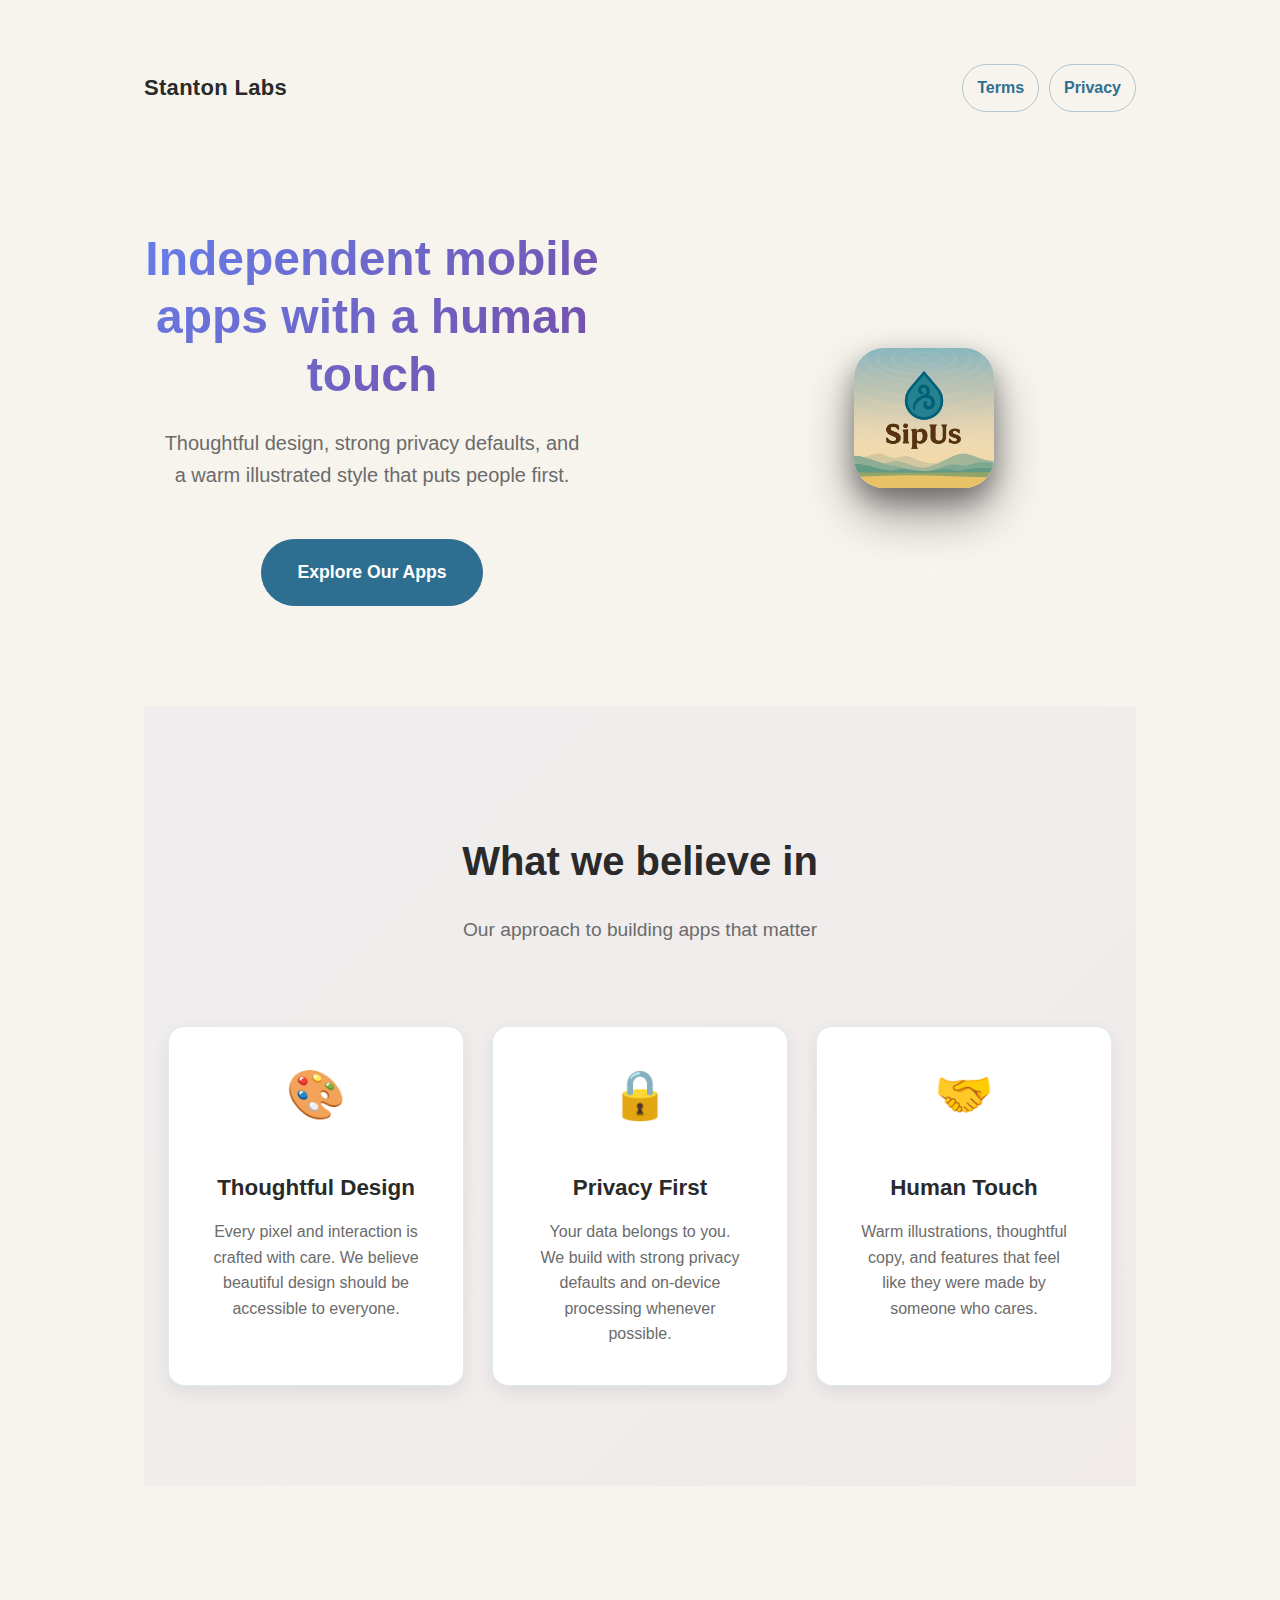
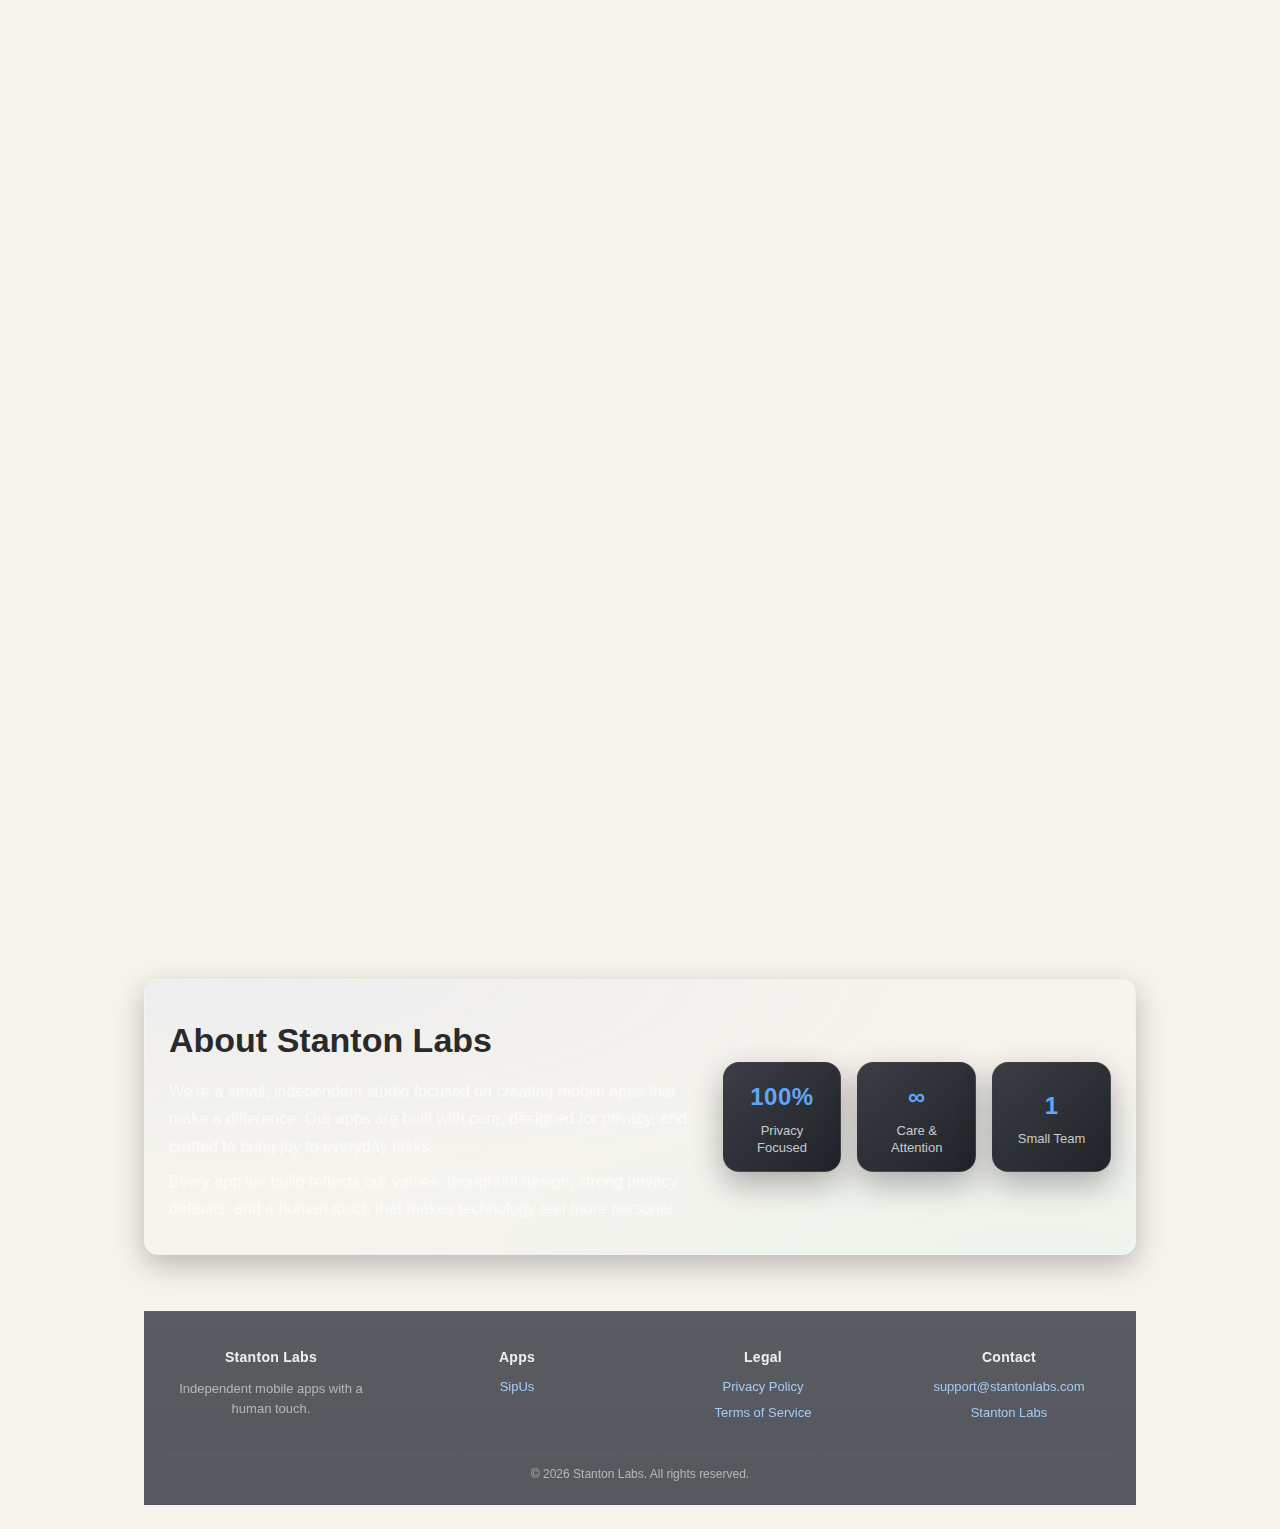
<file: index.html>
<!DOCTYPE html>
<html lang="en">
<head>
  <meta charset="UTF-8" />
  <meta name="viewport" content="width=device-width, initial-scale=1" />
  <meta name="description" content="Stanton Labs — Independent mobile apps with a human touch. Thoughtful design, strong privacy defaults, and warm illustrated style." />
  <title>Stanton Labs — Independent Mobile Apps</title>
  <link rel="icon" type="image/png" href="favicon.png">
  <link rel="stylesheet" href="style.css">
</head>
<body>
  <div class="wrap">
    <header>
      <div class="brand">
        <h1>Stanton Labs</h1>
      </div>
      <nav class="cta">
        <a class="btn secondary" href="terms.html">Terms</a>
        <a class="btn secondary" href="privacy.html">Privacy</a>
      </nav>
    </header>

    <!-- Hero Section -->
    <section class="company-hero">
      <div class="hero-content">
        <div class="hero-text">
          <h2 class="hero-title">Independent mobile apps with a human touch</h2>
          <p class="hero-subtitle">Thoughtful design, strong privacy defaults, and a warm illustrated style that puts people first.</p>
          <div class="hero-cta">
            <a class="btn btn-primary" href="#our-apps">Explore Our Apps</a>
          </div>
        </div>
        <div class="hero-visual">
          <div class="app-showcase">
            <!-- Minimalist floating water effect -->
            <div class="floating-icon">
              <img src="assets/app-logo.png" alt="SipUs app icon" class="app-icon"/>
              <div class="water-reflection" aria-hidden="true"></div>
              <div class="ripple-effect" aria-hidden="true">
                <div class="ripple-ring"></div>
                <div class="ripple-ring"></div>
                <div class="ripple-ring"></div>
              </div>
            </div>
          </div>
        </div>
      </div>
    </section>

    <!-- Values Section -->
    <section class="values-section">
      <div class="section-header">
        <h3>What we believe in</h3>
        <p>Our approach to building apps that matter</p>
      </div>
      <div class="values-wrap">
        <div class="values-grid">
          <div class="value-card">
            <div class="value-icon">🎨</div>
            <h4>Thoughtful Design</h4>
            <p>Every pixel and interaction is crafted with care. We believe beautiful design should be accessible to everyone.</p>
          </div>
          <div class="value-card">
            <div class="value-icon">🔒</div>
            <h4>Privacy First</h4>
            <p>Your data belongs to you. We build with strong privacy defaults and on-device processing whenever possible.</p>
          </div>
          <div class="value-card">
            <div class="value-icon">🤝</div>
            <h4>Human Touch</h4>
            <p>Warm illustrations, thoughtful copy, and features that feel like they were made by someone who cares.</p>
          </div>
        </div>
      </div>
    </section>

    <!-- Apps Section -->
    <section id="our-apps" class="apps-section">
      <div class="section-header">
        <h3>Our Apps</h3>
        <p>Carefully crafted experiences for everyday life</p>
      </div>
      <div class="apps-grid">
        <div class="app-card featured">
          <div class="app-header">
            <div class="app-icon">
              <img src="assets/app-logo.png" alt="SipUs icon">
            </div>
            <div class="app-badge">Latest</div>
          </div>
          <div class="app-content">
            <h4>SipUs</h4>
            <p class="app-tagline">Your hydration companion</p>
            <p class="app-description">Stay hydrated with intelligent reminders, track your progress over time, and build healthy drinking habits with personalized recommendations. Features comprehensive analytics, multi-language support, and complete privacy with local data storage.</p>
            <div class="app-features">
              <span class="feature-tag">iOS</span>
              <span class="feature-tag">Privacy</span>
              <span class="feature-tag">Health</span>
            </div>
          </div>
          <div class="app-actions">
            <a class="btn btn-primary" href="sipus.html">Learn More</a>
            <a class="btn btn-outline" href="https://apps.apple.com/app/id6755955244" target="_blank" rel="noopener">App Store</a>
          </div>
        </div>
        
        <div class="app-card coming-soon">
          <div class="app-header">
            <div class="app-icon placeholder">
              <div class="placeholder-icon">🚀</div>
            </div>
            <div class="app-badge">Coming Soon</div>
          </div>
          <div class="app-content">
            <h4>More Apps</h4>
            <p class="app-tagline">Something new is brewing</p>
            <p class="app-description">We're working on more thoughtful apps that put people first. Stay tuned for updates.</p>
            <div class="app-features">
              <span class="feature-tag">iOS</span>
              <span class="feature-tag">Privacy</span>
              <span class="feature-tag">Design</span>
            </div>
          </div>

        </div>
      </div>
    </section>

    <!-- About Section -->
    <section class="about">
      <div class="about-grid">
        <div>
          <h2>About Stanton Labs</h2>
          <p class="lead">
            We're a small, independent studio focused on creating mobile apps that make a difference.
            Our apps are built with care, designed for privacy, and crafted to bring joy to everyday tasks.
          </p>
          <p class="lead">
            Every app we build reflects our values: thoughtful design, strong privacy defaults,
            and a human touch that makes technology feel more personal.
          </p>
        </div>

        <div class="stats">
          <div class="stat-pill">
            <div class="value">100%</div>
            <div class="label">Privacy Focused</div>
          </div>
          <div class="stat-pill">
            <div class="value">∞</div>
            <div class="label">Care & Attention</div>
          </div>
          <div class="stat-pill">
            <div class="value">1</div>
            <div class="label">Small Team</div>
          </div>
        </div>
      </div>
    </section>

    <!-- Footer -->
    <footer class="site-footer">
      <div class="footer-inner">
        <div class="footer-grid">
          <div class="footer-col">
            <h4>Stanton Labs</h4>
            <p>Independent mobile apps with a human touch.</p>
          </div>

          <div class="footer-col">
            <h4>Apps</h4>
            <a href="sipus.html">SipUs</a>
            <!-- add more apps here later -->
          </div>

          <div class="footer-col">
            <h4>Legal</h4>
            <a href="privacy.html">Privacy Policy</a>
            <a href="terms.html">Terms of Service</a>
          </div>

          <div class="footer-col">
            <h4>Contact</h4>
            <a href="mailto:support@stantonlabs.com">support@stantonlabs.com</a>
            <a href="https://stantonlabs.com">Stanton Labs</a>
          </div>
        </div>

        <div class="footer-bottom">
          <span>© 2026 Stanton Labs. All rights reserved.</span>
        </div>
      </div>
    </footer>
  </div>

  <script>
    // Smooth scrolling for anchor links
    document.querySelectorAll('a[href^="#"]').forEach(anchor => {
      anchor.addEventListener('click', function (e) {
        e.preventDefault();
        const target = document.querySelector(this.getAttribute('href'));
        if (target) {
          // Get the target's position
          const targetPosition = target.offsetTop;
          
          if (window.innerWidth <= 768) {
            // For mobile, scroll to the very top of the section
            window.scrollTo({
              top: targetPosition + 60, // Positive offset to scroll down more
              behavior: 'smooth'
            });
          } else {
            // For desktop, scroll to the very top of the section
            window.scrollTo({
              top: targetPosition + 100, // Positive offset to scroll down more
              behavior: 'smooth'
            });
          }
        }
      });
    });

    // Simple fade-in animation on scroll
    const observerOptions = {
      threshold: 0.1,
      rootMargin: '0px 0px -50px 0px'
    };

    const observer = new IntersectionObserver((entries) => {
      entries.forEach(entry => {
        if (entry.isIntersecting) {
          entry.target.style.opacity = '1';
          entry.target.style.transform = 'translateY(0)';
        }
      });
    }, observerOptions);

    // Observe sections
    document.querySelectorAll('.values-section, .apps-section, .about-section').forEach(section => {
      section.style.opacity = '0';
      section.style.transform = 'translateY(20px)';
      section.style.transition = 'opacity 0.6s ease, transform 0.6s ease';
      observer.observe(section);
    });
  </script>
</body>
</html>
</file>
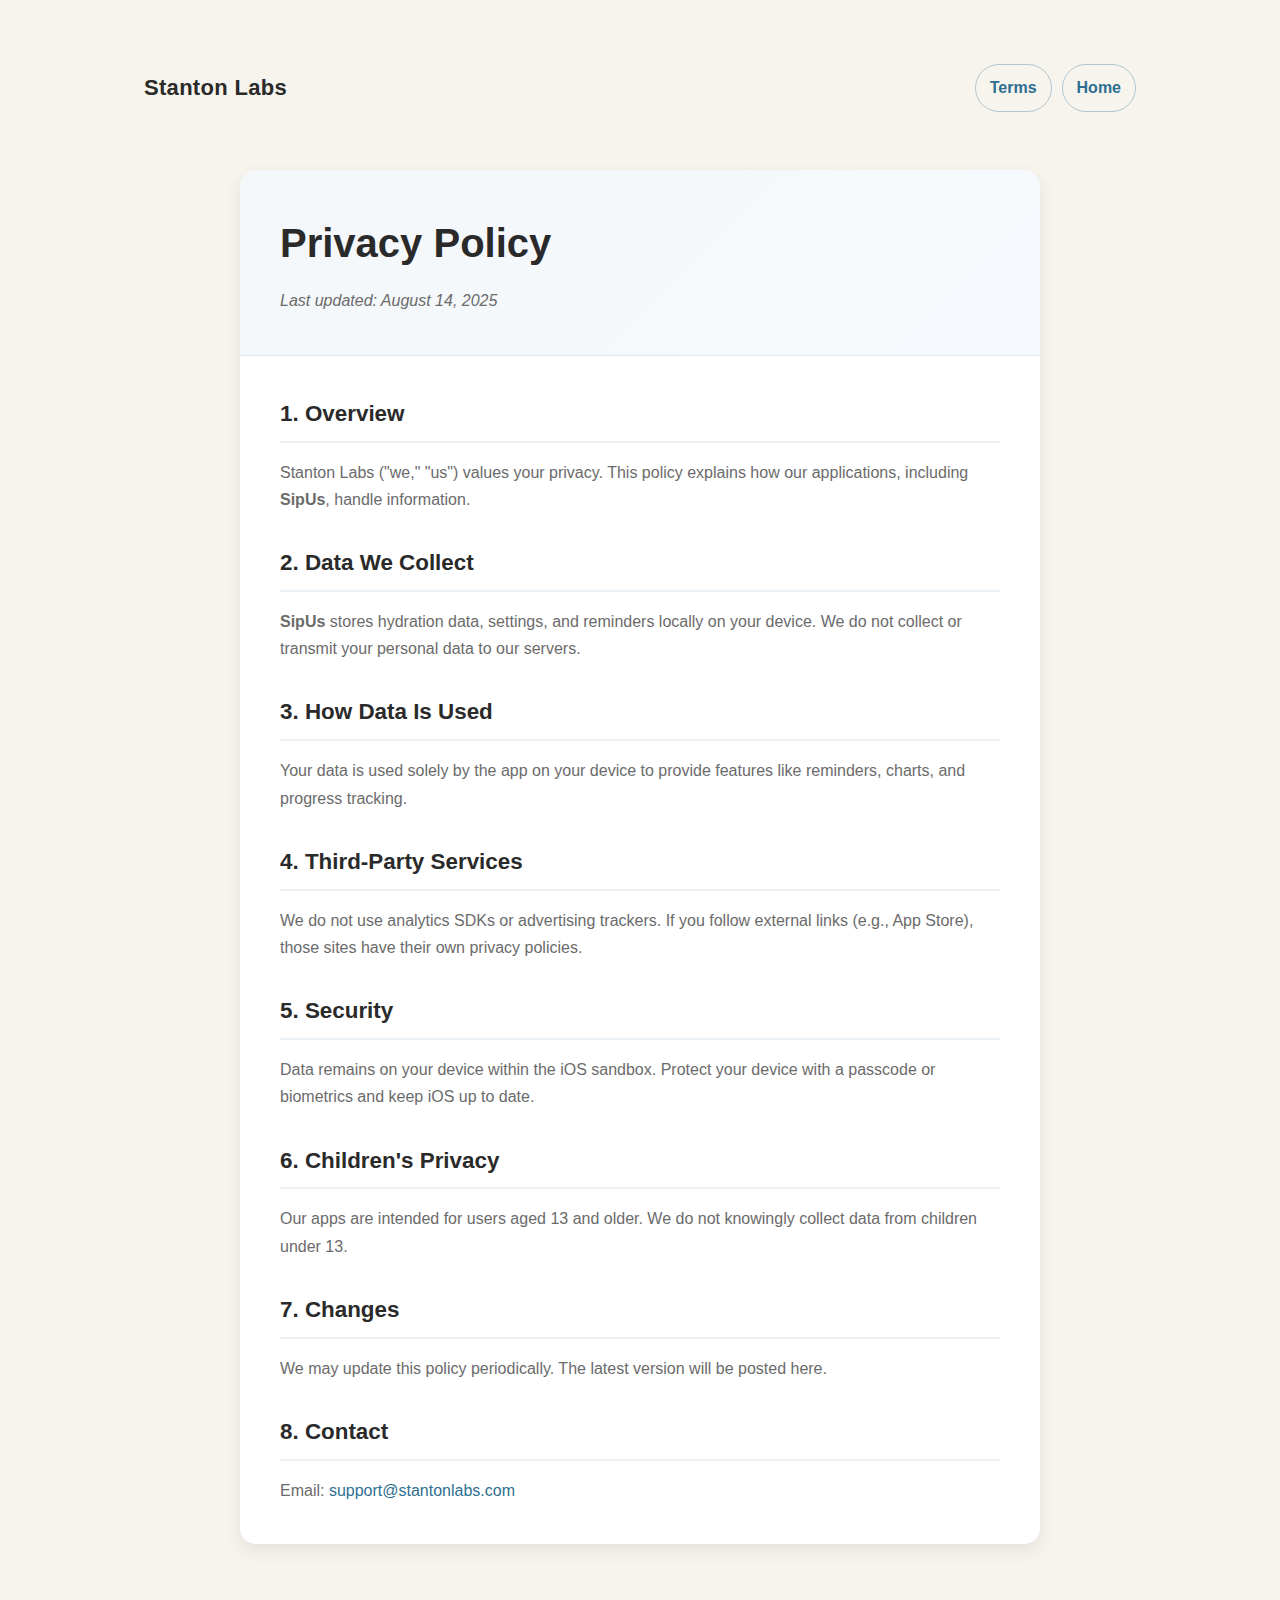
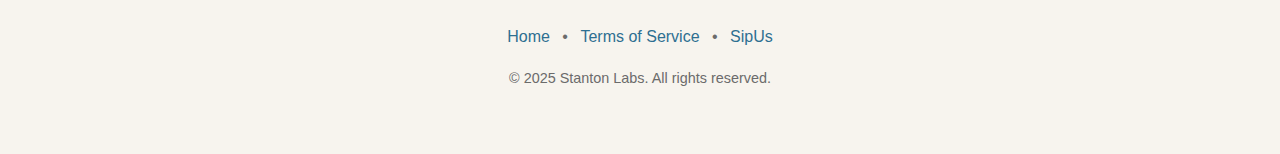
<file: privacy.html>
<!DOCTYPE html>
<html lang="en">
<head>
  <meta charset="UTF-8" />
  <meta name="viewport" content="width=device-width, initial-scale=1" />
  <meta name="description" content="Privacy Policy — Stanton Labs" />
  <title>Privacy Policy — Stanton Labs</title>
  <link rel="icon" type="image/png" href="favicon.png">
  <link rel="stylesheet" href="style.css">
</head>
<body>
  <div class="wrap">
    <header>
      <div class="brand">
        <a href="index.html" class="brand">
          <h1>Stanton Labs</h1>
        </a>
      </div>
      <nav class="cta">
        <a class="btn secondary" href="terms.html">Terms</a>
        <a class="btn secondary" href="index.html">Home</a>
      </nav>
    </header>

    <div class="document-container">
      <article class="document-card">
        <div class="document-header">
          <h2>Privacy Policy</h2>
          <p class="document-meta"><em>Last updated: August 14, 2025</em></p>
        </div>

        <div class="document-content">
          <section class="document-section">
            <h3>1. Overview</h3>
            <p>Stanton Labs ("we," "us") values your privacy. This policy explains how our applications, including <strong>SipUs</strong>, handle information.</p>
          </section>

          <section class="document-section">
            <h3>2. Data We Collect</h3>
            <p><strong>SipUs</strong> stores hydration data, settings, and reminders locally on your device. We do not collect or transmit your personal data to our servers.</p>
          </section>

          <section class="document-section">
            <h3>3. How Data Is Used</h3>
            <p>Your data is used solely by the app on your device to provide features like reminders, charts, and progress tracking.</p>
          </section>

          <section class="document-section">
            <h3>4. Third-Party Services</h3>
            <p>We do not use analytics SDKs or advertising trackers. If you follow external links (e.g., App Store), those sites have their own privacy policies.</p>
          </section>

          <section class="document-section">
            <h3>5. Security</h3>
            <p>Data remains on your device within the iOS sandbox. Protect your device with a passcode or biometrics and keep iOS up to date.</p>
          </section>

          <section class="document-section">
            <h3>6. Children's Privacy</h3>
            <p>Our apps are intended for users aged 13 and older. We do not knowingly collect data from children under 13.</p>
          </section>

          <section class="document-section">
            <h3>7. Changes</h3>
            <p>We may update this policy periodically. The latest version will be posted here.</p>
          </section>

          <section class="document-section">
            <h3>8. Contact</h3>
            <p>Email: <a href="mailto:support@stantonlabs.com">support@stantonlabs.com</a></p>
          </section>
        </div>
      </article>
    </div>

    <footer class="document-footer">
      <div class="footer-links">
        <a href="index.html">Home</a> • <a href="terms.html">Terms of Service</a> • <a href="sipus.html">SipUs</a>
      </div>
      <p>© 2025 Stanton Labs. All rights reserved.</p>
    </footer>
  </div>
</body>
</html>
</file>
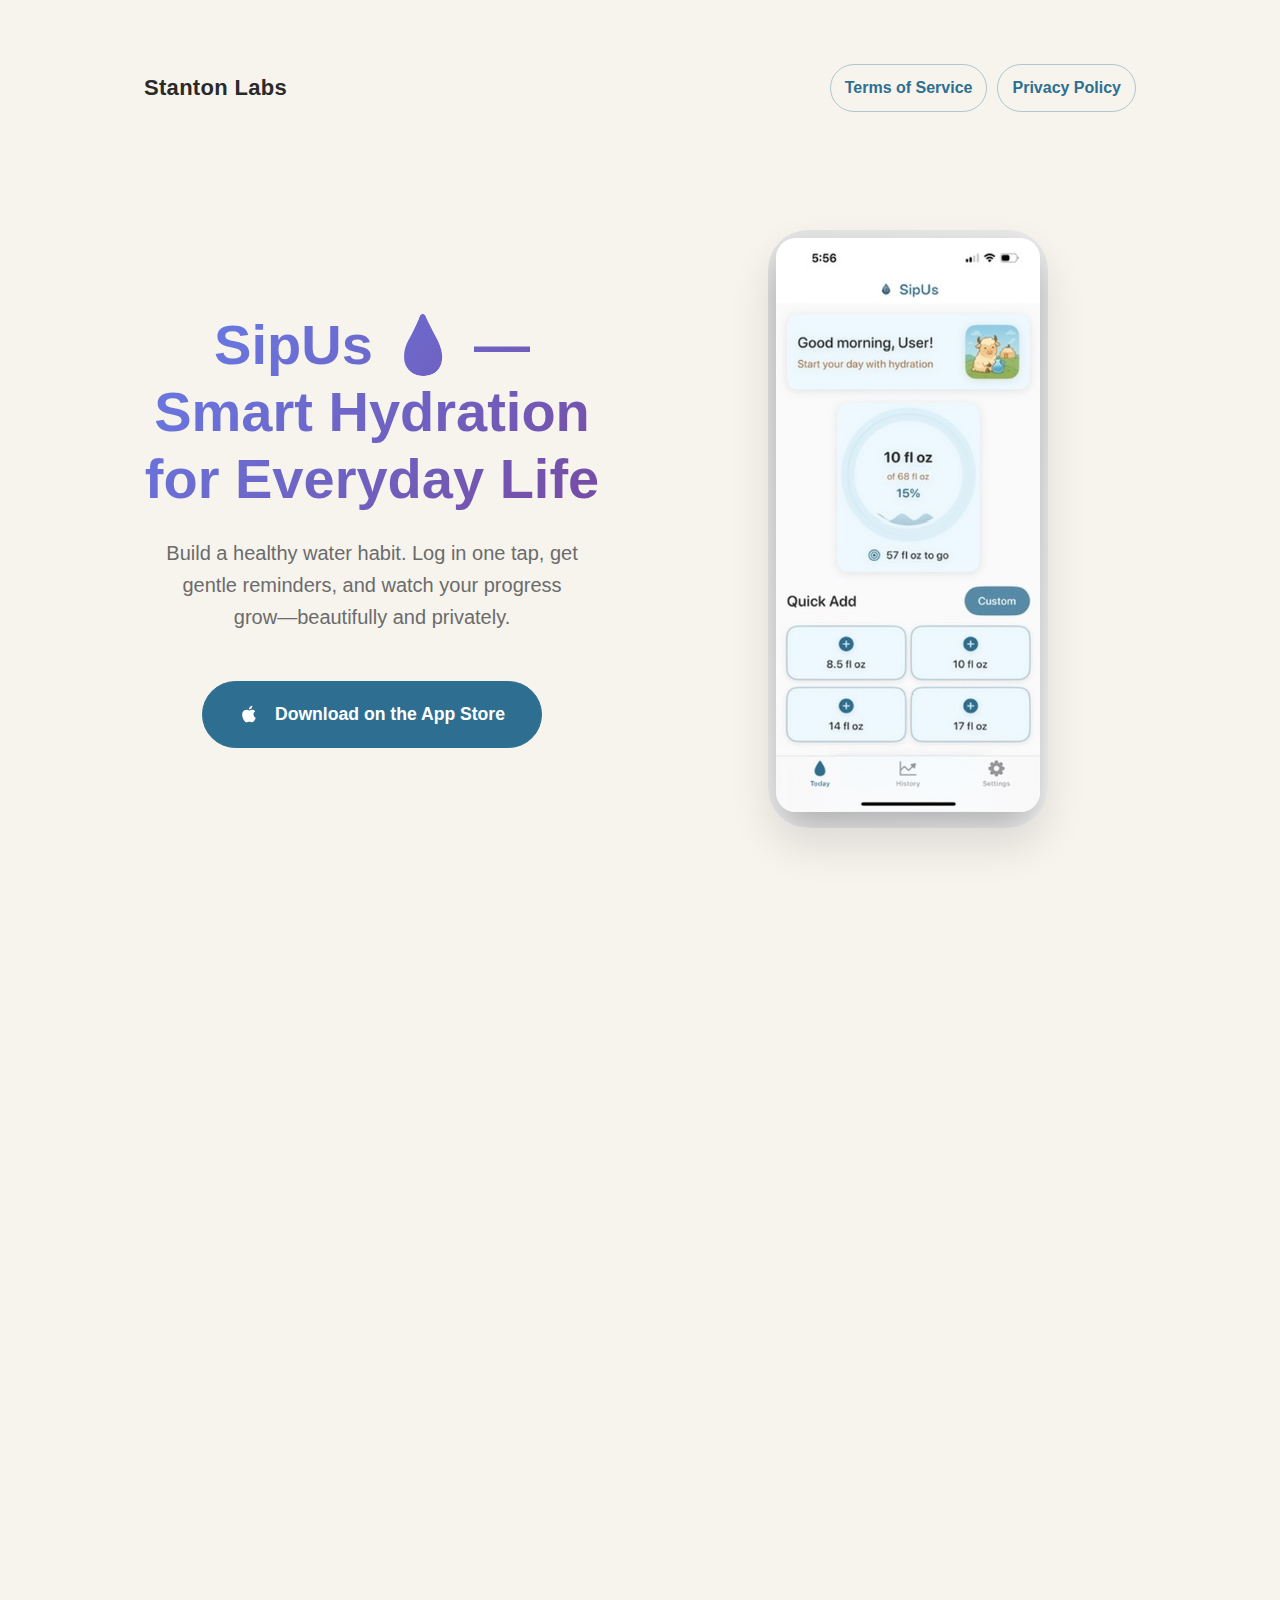
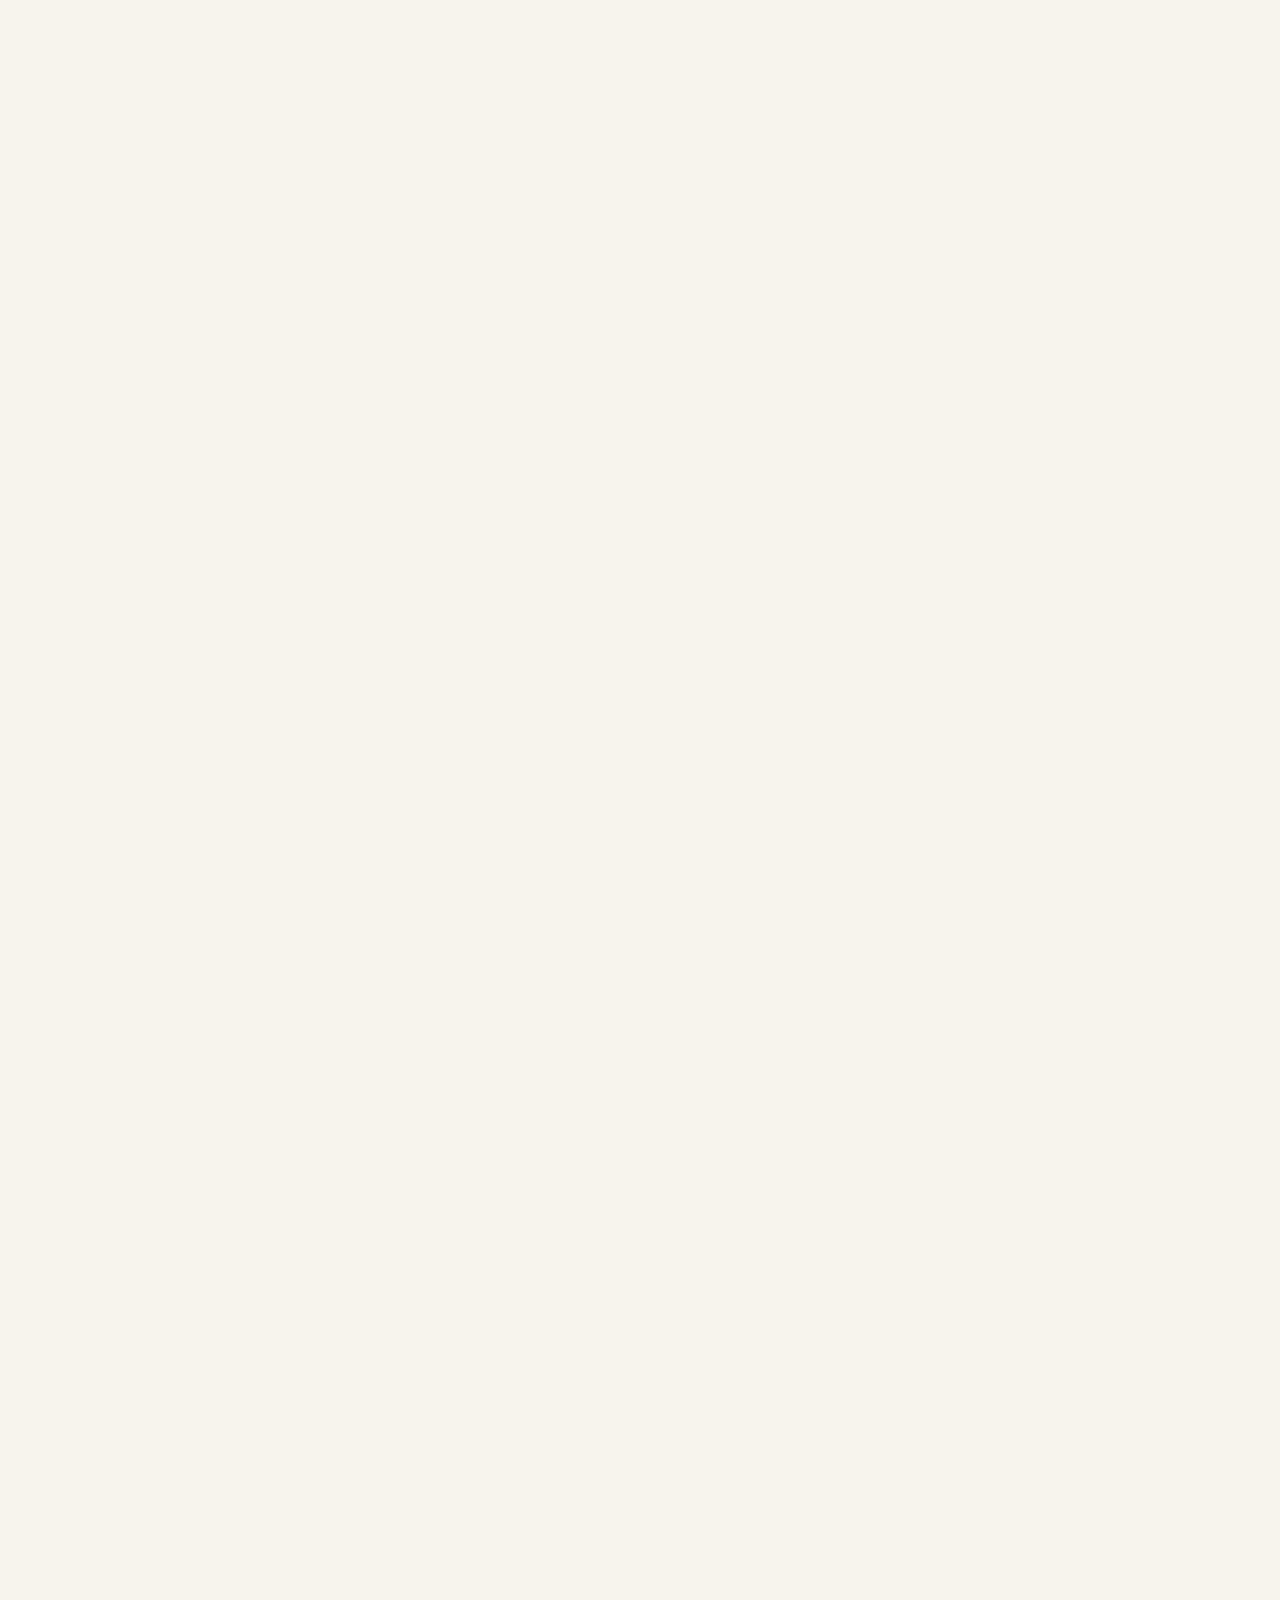
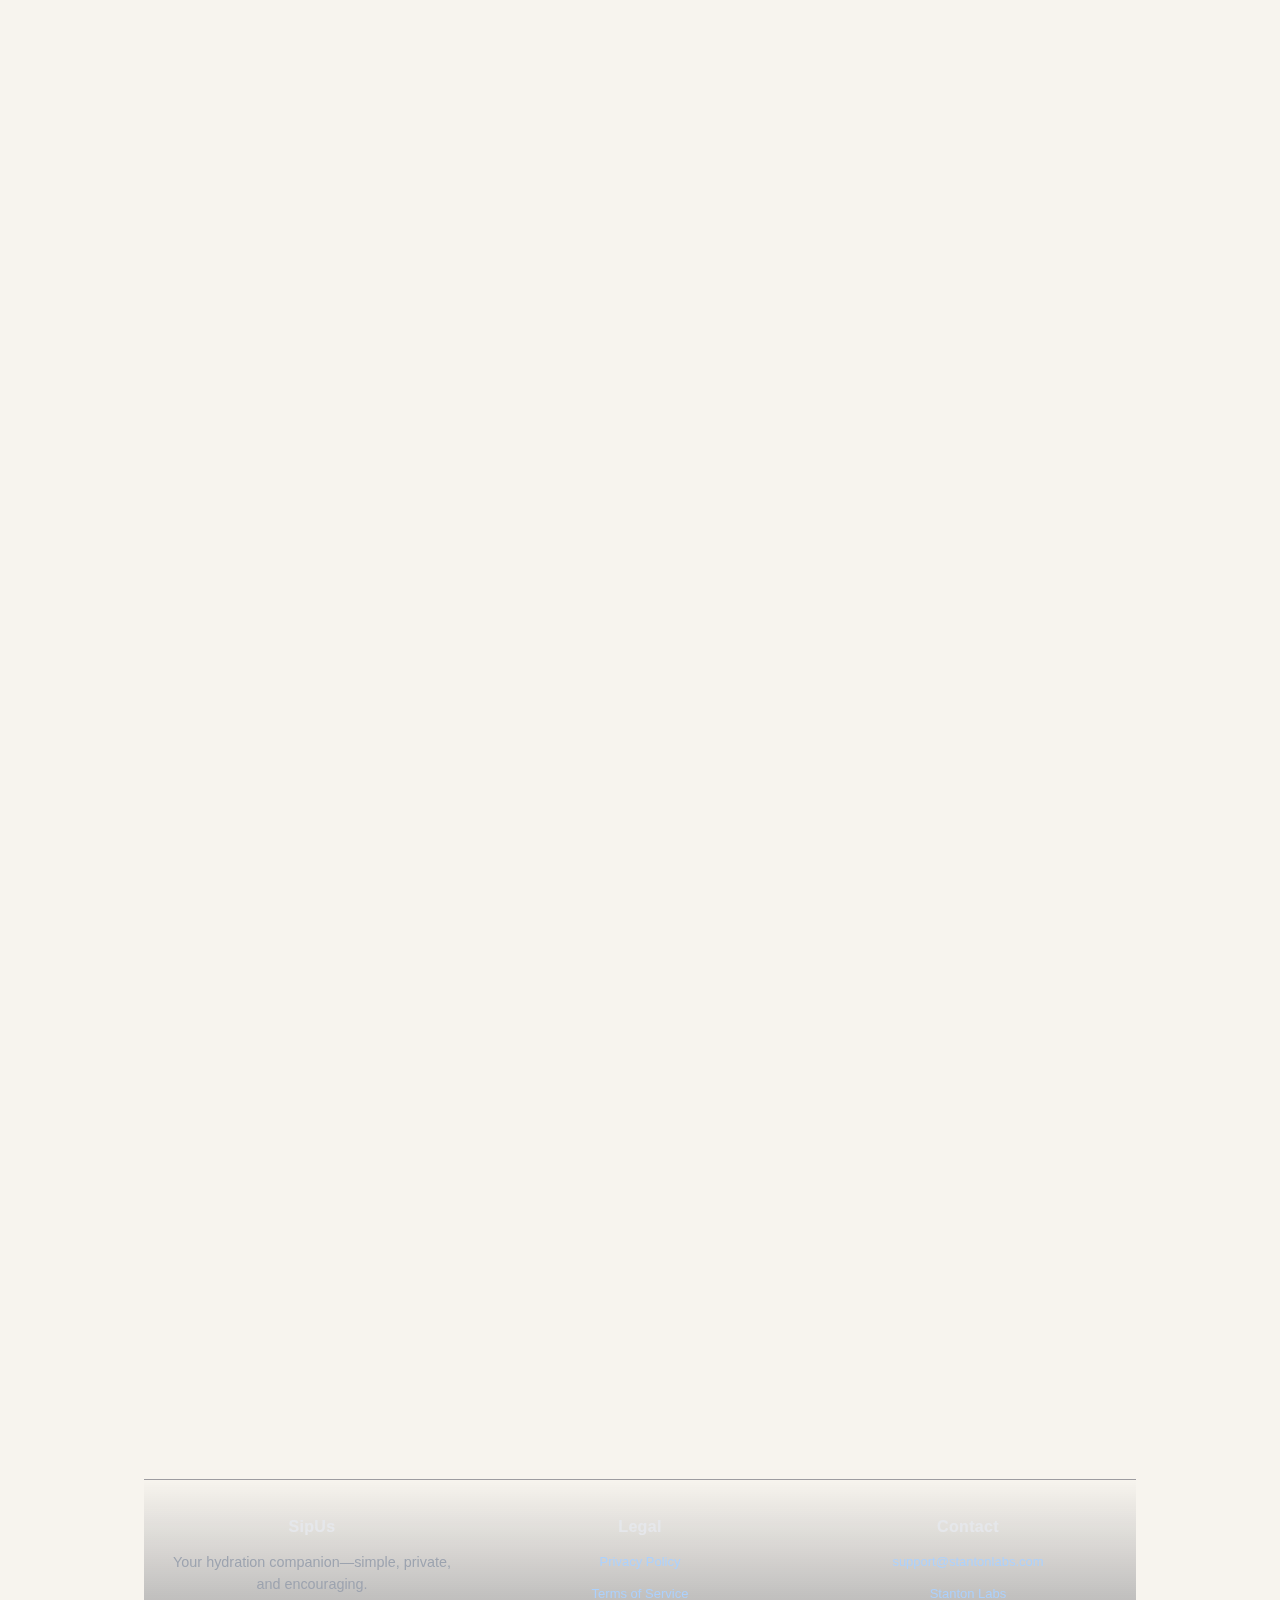
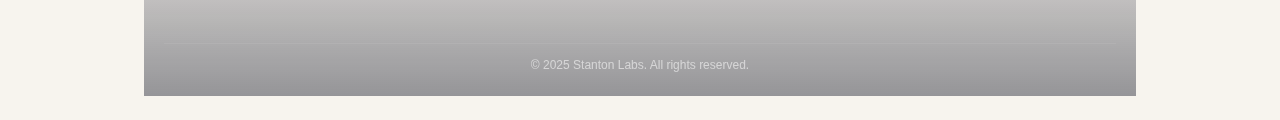
<file: sipus.html>
<!DOCTYPE html>
<html lang="en">
<head>
  <meta charset="UTF-8" />
  <meta name="viewport" content="width=device-width, initial-scale=1" />
  <meta name="description" content="SipUs is a thoughtful water tracker for iPhone. Log intake fast, set smart reminders, see trends, and keep your data private." />
  <title>SipUs – Smart Hydration Tracking for iPhone</title>
  <link rel="icon" type="image/png" href="favicon.png">
  <link rel="stylesheet" href="style.css">
</head>
<body class="sipus-page">
  <div class="wrap">
    <header>
      <div class="brand">
        <a href="index.html" class="brand">
          <h1>Stanton Labs</h1>
        </a>
      </div>
      <nav class="cta">
        <a class="btn secondary" href="terms.html">Terms of Service</a>
        <a class="btn secondary" href="privacy.html">Privacy Policy</a>
      </nav>
    </header>

    <!-- Hero Section -->
    <section class="hero-section">
      <div class="hero-content">
        <div class="hero-text">
          <h2 class="hero-title">SipUs 💧 — Smart Hydration for Everyday Life</h2>
          <p class="hero-subtitle">Build a healthy water habit. Log in one tap, get gentle reminders, and watch your progress grow—beautifully and privately.</p>
          <div class="hero-cta">
            <a class="btn btn-primary" href="#" aria-disabled="true">
              <svg width="20" height="20" viewBox="0 0 24 24" fill="currentColor" style="margin-right: 8px;">
                <path d="M18.71 19.5c-.83 1.24-1.71 2.45-3.05 2.47-1.34.03-1.77-.79-3.29-.79-1.53 0-2 .77-3.27.82-1.31.05-2.3-1.32-3.14-2.53C4.25 17 2.94 12.45 4.7 9.39c.87-1.52 2.43-2.48 4.12-2.51 1.28-.02 2.5.87 3.29.87.78 0 2.26-1.07 3.81-.91.65.03 2.47.26 3.64 1.98-.09.06-2.17 1.28-2.15 3.81.03 3.02 2.65 4.03 2.68 4.04-.03.07-.42 1.44-1.38 2.83M13 3.5c.73-.83 1.94-1.46 2.94-1.5.13 1.17-.34 2.35-1.04 3.19-.69.85-1.83 1.51-2.95 1.42-.15-1.15.41-2.35 1.05-3.11z"/>
              </svg>
              Download on the App Store
            </a>
          </div>
        </div>
        <div class="hero-image">
          <div class="phone-mockup">
            <img src="assets/screen-today.jpeg" alt="SipUs app screenshot" class="app-screenshot">
          </div>
        </div>
      </div>
    </section>

    <!-- Features Section -->
    <section class="features-section">
      <div class="section-header">
        <h3>Everything you need to stay hydrated</h3>
        <p>Thoughtful features that make tracking effortless</p>
      </div>
      <div class="features-wrap">
        <div class="features-grid">
          <div class="feature-card">
            <div class="feature-icon">💧</div>
            <h4>Smart Hydration Tracking</h4>
            <p>Log in one tap with quick-add amounts (250–500 mL) or enter any value. A clean progress ring shows today at a glance.</p>
          </div>
          <div class="feature-card">
            <div class="feature-icon">🎯</div>
            <h4>Personalized Goals</h4>
            <p>Get a goal that fits you—weight, climate, and activity level—or set your own anytime.</p>
          </div>
          <div class="feature-card">
            <div class="feature-icon">📊</div>
            <h4>Insightful Analytics</h4>
            <p>See daily, weekly, monthly, and yearly trends. Track streaks, totals, and averages over time.</p>
          </div>
          <div class="feature-card">
            <div class="feature-icon">🔔</div>
            <h4>Intelligent Reminders</h4>
            <p>Schedule as many reminders as you like. Add water from the notification with one tap.</p>
          </div>
          <div class="feature-card">
            <div class="feature-icon">🌍</div>
            <h4>International Support</h4>
            <p>English, Spanish, and Mongolian. Choose mL or fl oz, kg or lbs—your call.</p>
          </div>
          <div class="feature-card">
            <div class="feature-icon">🔒</div>
            <h4>Privacy by Default</h4>
            <p>Your data stays on your device with Core Data. No accounts. No tracking. No cloud copies.</p>
          </div>
        </div>
      </div>
    </section>

    <!-- Screenshots Section -->
    <section class="screenshots-section">
      <div class="section-header">
        <h3>See SipUs in action</h3>
        <p>A calm, intuitive interface for daily use</p>
      </div>
      <div class="screenshots-grid">
        <div class="screenshot-card">
          <img src="assets/screen-today.jpeg" alt="Today screen with progress ring">
          <h4>Today View</h4>
          <p>Track progress with a clear ring and quick-add buttons.</p>
        </div>
        <div class="screenshot-card">
          <img src="assets/screen-history.jpeg" alt="History charts">
          <h4>History & Analytics</h4>
          <p>Explore charts and insights to spot your patterns.</p>
        </div>
      </div>
    </section>

    <!-- Pricing Section -->
    <section class="pricing-section section">
      <div class="section-header">
        <h3>Choose your plan</h3>
        <p>Start with a free trial—upgrade anytime</p>
      </div>
      <div class="pricing-wrap">
        <div class="pricing-grid">
          <div class="plan-card">
            <div class="plan-header">
              <h4>Free Trial</h4>
              <div class="plan-price">$0</div>
              <div class="plan-sub">for 3 days</div>
            </div>
            <ul class="plan-features">
              <li>Full app access</li>
              <li>All features included</li>
              <li>No commitment</li>
            </ul>
            <div class="plan-cta">
              <a class="btn btn-outline" href="#" aria-disabled="true">Start Free Trial</a>
            </div>
          </div>

          <div class="plan-card most-popular">
            <div class="pricing-badge">Most Popular</div>
            <div class="plan-header">
              <h4>Pro Plan</h4>
              <div class="plan-price">$0.99</div>
              <div class="plan-sub">per month</div>
            </div>
            <ul class="plan-features">
              <li>Everything in Free Trial</li>
              <li>Unlimited reminders</li>
              <li>Advanced analytics</li>
              <li>Priority support</li>
            </ul>
            <div class="plan-cta">
              <a class="btn btn-primary" href="#" aria-disabled="true">Get Started</a>
            </div>
          </div>

          <div class="plan-card">
            <div class="plan-header">
              <h4>Yearly Plan</h4>
              <div class="plan-price">$7.99</div>
              <div class="plan-sub">per year</div>
            </div>
            <ul class="plan-features">
              <li>Everything in Pro</li>
              <li>Save 33% vs monthly</li>
              <li>Annual billing</li>
              <li>Best value</li>
            </ul>
            <div class="plan-cta">
              <a class="btn btn-outline" href="#" aria-disabled="true">Save 33%</a>
            </div>
          </div>
        </div>
      </div>
    </section>

    <!-- Testimonials Section -->
    <section class="testimonials-section">
      <div class="section-header">
        <h3>What people are saying</h3>
        <p>Real notes from users building better hydration habits</p>
      </div>
      <div class="testimonials-grid">
        <div class="testimonial-card">
          <div class="testimonial-content">
            <p>"The interface is beautiful and the reminders make it easy to stay on track."</p>
          </div>
          <div class="testimonial-author">
            <div class="stars">★★★★★</div>
            <div class="author-info">
              <strong>Sarah M.</strong>
              <span>App Store Review</span>
            </div>
          </div>
        </div>
        
        <div class="testimonial-card">
          <div class="testimonial-content">
            <p>"All data stays on my device, and the Mongolian artwork is genuinely charming."</p>
          </div>
          <div class="testimonial-author">
            <div class="stars">★★★★★</div>
            <div class="author-info">
              <strong>Michael R.</strong>
              <span>App Store Review</span>
            </div>
          </div>
        </div>
        
        <div class="testimonial-card">
          <div class="testimonial-content">
            <p>"The progress rings and streaks are motivating. I've never been this consistent."</p>
          </div>
          <div class="testimonial-author">
            <div class="stars">★★★★★</div>
            <div class="author-info">
              <strong>Emma L.</strong>
              <span>App Store Review</span>
            </div>
          </div>
        </div>
      </div>
    </section>

    <!-- Footer -->
    <footer class="site-footer">
      <div class="footer-inner">
        <div class="footer-grid">
          <div class="footer-col">
            <h4>SipUs</h4>
            <p>Your hydration companion—simple, private, and encouraging.</p>
          </div>

          <div class="footer-col">
            <h4>Legal</h4>
            <div class="footer-links">
              <a href="privacy.html">Privacy Policy</a>
              <a href="terms.html">Terms of Service</a>
            </div>
          </div>

          <div class="footer-col">
            <h4>Contact</h4>
            <div class="footer-links">
              <a href="mailto:support@stantonlabs.com">support@stantonlabs.com</a>
              <a href="index.html">Stanton Labs</a>
            </div>
          </div>
        </div>

        <div class="footer-bottom">
          <span>© 2025 Stanton Labs. All rights reserved.</span>
        </div>
      </div>
    </footer>
  </div>

  <script>
    // Smooth scrolling for anchor links
    document.querySelectorAll('a[href^="#"]').forEach(anchor => {
      anchor.addEventListener('click', function (e) {
        e.preventDefault();
        const target = document.querySelector(this.getAttribute('href'));
        if (target) {
          target.scrollIntoView({
            behavior: 'smooth',
            block: 'start'
          });
        }
      });
    });

    // Simple fade-in animation on scroll
    const observerOptions = {
      threshold: 0.1,
      rootMargin: '0px 0px -50px 0px'
    };

    const observer = new IntersectionObserver((entries) => {
      entries.forEach(entry => {
        if (entry.isIntersecting) {
          entry.target.style.opacity = '1';
          entry.target.style.transform = 'translateY(0)';
        }
      });
    }, observerOptions);

    // Observe all sections for animation
    document.querySelectorAll('.features-section, .screenshots-section, .pricing-section, .testimonials-section').forEach(section => {
      section.style.opacity = '0';
      section.style.transform = 'translateY(20px)';
      section.style.transition = 'opacity 0.6s ease, transform 0.6s ease';
      observer.observe(section);
    });
  </script>
</body>
</html>
</file>
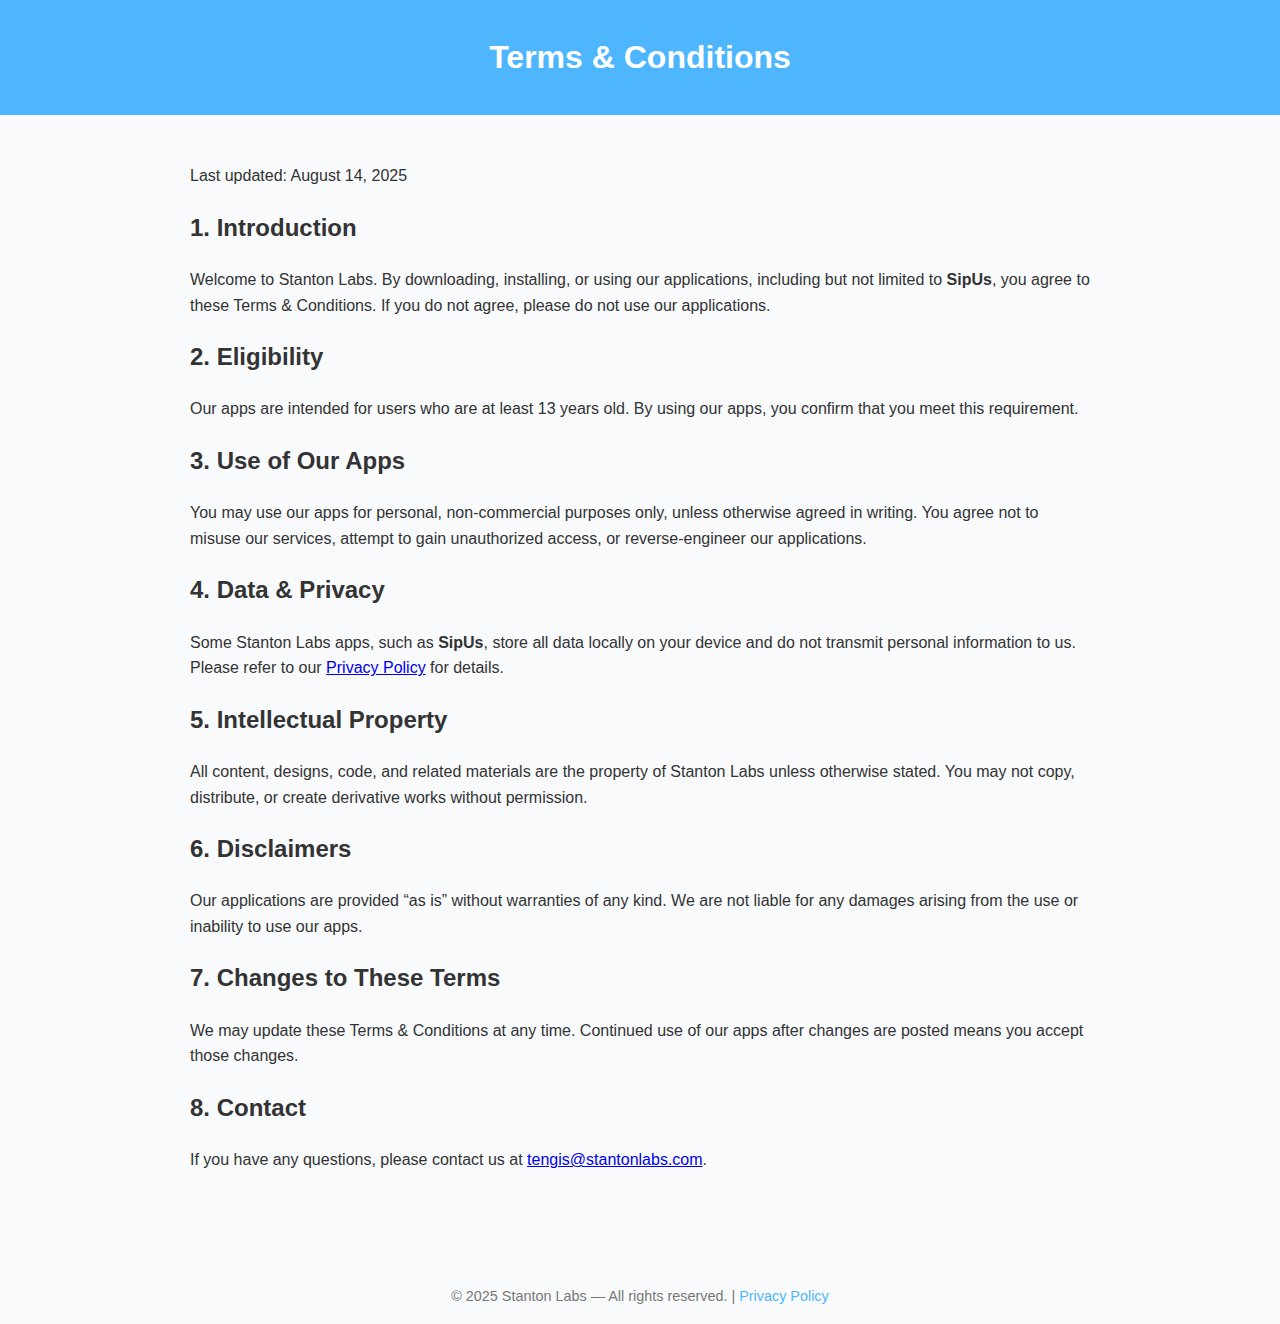
<file: terms.html>
<!DOCTYPE html>
<html lang="en">
<head>
    <meta charset="UTF-8">
    <meta name="viewport" content="width=device-width, initial-scale=1.0">
    <meta name="description" content="Terms & Conditions — Stanton Labs">
    <title>Terms & Conditions — Stanton Labs</title>
    <style>
        body {
            font-family: Arial, sans-serif;
            margin: 0;
            padding: 0;
            background-color: #f8fafc;
            color: #333;
            line-height: 1.6;
        }
        header {
            background-color: #4db6ff;
            padding: 2rem 1rem;
            text-align: center;
            color: white;
        }
        header h1 {
            margin: 0;
            font-size: 2rem;
        }
        main {
            padding: 2rem;
            max-width: 900px;
            margin: 0 auto;
        }
        footer {
            margin-top: 3rem;
            font-size: 0.9rem;
            color: #777;
            text-align: center;
            padding: 1rem;
        }
        footer a {
            color: #4db6ff;
            text-decoration: none;
        }
    </style>
</head>
<body>
    <header>
        <h1>Terms & Conditions</h1>
    </header>

    <main>
        <p>Last updated: August 14, 2025</p>

        <h2>1. Introduction</h2>
        <p>Welcome to Stanton Labs. By downloading, installing, or using our applications, including but not limited to <strong>SipUs</strong>, you agree to these Terms & Conditions. If you do not agree, please do not use our applications.</p>

        <h2>2. Eligibility</h2>
        <p>Our apps are intended for users who are at least 13 years old. By using our apps, you confirm that you meet this requirement.</p>

        <h2>3. Use of Our Apps</h2>
        <p>You may use our apps for personal, non-commercial purposes only, unless otherwise agreed in writing. You agree not to misuse our services, attempt to gain unauthorized access, or reverse-engineer our applications.</p>

        <h2>4. Data & Privacy</h2>
        <p>Some Stanton Labs apps, such as <strong>SipUs</strong>, store all data locally on your device and do not transmit personal information to us. Please refer to our <a href="/privacy.html">Privacy Policy</a> for details.</p>

        <h2>5. Intellectual Property</h2>
        <p>All content, designs, code, and related materials are the property of Stanton Labs unless otherwise stated. You may not copy, distribute, or create derivative works without permission.</p>

        <h2>6. Disclaimers</h2>
        <p>Our applications are provided “as is” without warranties of any kind. We are not liable for any damages arising from the use or inability to use our apps.</p>

        <h2>7. Changes to These Terms</h2>
        <p>We may update these Terms & Conditions at any time. Continued use of our apps after changes are posted means you accept those changes.</p>

        <h2>8. Contact</h2>
        <p>If you have any questions, please contact us at <a href="mailto:tengis@stantonlabs.com">tengis@stantonlabs.com</a>.</p>
    </main>

    <footer>
        &copy; 2025 Stanton Labs — All rights reserved. |
        <a href="/privacy.html">Privacy Policy</a>
    </footer>
</body>
</html>
</file>
<file: style.css>
:root {
    --bg:#f7f4ee;
    --card:#fff;
    --ink:#2a2a2a;
    --muted:#6b6b6b;
    --primary:#2E6F91;
    --radius:16px;
    --shadow:0 6px 18px rgba(0,0,0,.08);
    --accent:#4A90E2;
    --success:#34C759;
    --gradient:linear-gradient(135deg, #667eea 0%, #764ba2 100%);
  }
  
  @media (prefers-color-scheme: dark) {
    :root {
      --bg:#191923;
      --card:#1f2230;
      --ink:#f3f3f3;
      --muted:#b8bdc6;
      --shadow:0 6px 18px rgba(0,0,0,.45);
      --accent:#5A9FE2;
    }
  }
  
  * { box-sizing:border-box; }
  
  body {
    margin:0;
    background:var(--bg);
    color:var(--ink);
    font:16px/1.65 -apple-system, BlinkMacSystemFont, "Segoe UI", Roboto, Inter, Arial, system-ui, sans-serif;
  }
  
  .wrap {
    max-width:1040px;
    margin:0 auto;
    padding:24px;
  }
  
  header {
    padding:40px 0 18px;
    display:flex;
    align-items:center;
    justify-content:space-between;
    gap:12px;
  }
  
  .brand {
    display:flex;
    align-items:center;
    gap:12px;
  }
  
  .brand img {
    width:32px;
    height:32px;
    border-radius:8px;
  }
  
  .brand a {
    color:inherit;
    text-decoration:none;
  }
  
  .brand h1 {
    margin:0;
    font-size:22px;
    letter-spacing:.3px;
  }
  
  .cta {
    display:flex;
    gap:10px;
    flex-wrap:wrap;
  }
  
  .btn {
    appearance:none;
    border:none;
    cursor:pointer;
    padding:10px 14px;
    border-radius:999px;
    font-weight:600;
    background:transparent;
    color:var(--primary);
    border:1px solid rgba(46,111,145,.35);
    text-decoration:none;
    transition:all 0.3s ease;
    display:inline-flex;
    align-items:center;
    gap:8px;
  }
  
  .btn:hover {
    transform:translateY(-2px);
    box-shadow:0 4px 12px rgba(46,111,145,.2);
  }
  
  .btn-primary {
    background:var(--primary);
    color:white;
    border-color:var(--primary);
  }
  
  .btn-primary:hover {
    background:var(--accent);
    border-color:var(--accent);
  }
  
  .btn-outline {
    background:transparent;
    color:var(--primary);
    border:2px solid var(--primary);
  }
  
  .btn-outline:hover {
    background:var(--primary);
    color:white;
  }
  
  .card {
    background:var(--card);
    border-radius:var(--radius);
    box-shadow:var(--shadow);
    padding:32px;
  }
  
  h2 {
    margin:0 0 10px;
  }
  
  h3 {
    margin:22px 0 8px;
  }
  
  h4 {
    margin:16px 0 8px;
    font-size:18px;
    font-weight:600;
  }
  
  p {
    margin:10px 0;
  }
  
  footer {
    padding:32px 0;
    color:var(--muted);
    text-align:center;
  }
  
  footer a {
    color:var(--primary);
    text-decoration:none;
  }

  .iconWrap {
    width: 72px;
    height: 72px;
    border-radius: 22px;
    display: grid;
    place-items: center;
  }
  
  .iconWrap img {
    width: 60px;
    height: 60px;
  }

  /* Hero Section */
  .hero-section {
    padding:100px 0;
    text-align:center;
  }
  
  .hero-content {
    display:grid;
    grid-template-columns:1fr 1fr;
    gap:80px;
    align-items:center;
    max-width:1000px;
    margin:0 auto;
  }
  
  .hero-title {
    font-size:3.5rem;
    font-weight:700;
    line-height:1.2;
    margin-bottom:24px;
    background:var(--gradient);
    -webkit-background-clip:text;
    -webkit-text-fill-color:transparent;
    background-clip:text;
  }
  
  .hero-subtitle {
    font-size:1.25rem;
    color:var(--muted);
    margin-bottom:48px;
    line-height:1.6;
    padding:0 20px;
  }
  
  .hero-cta {
    display:flex;
    gap:20px;
    justify-content:center;
  }
  
  .hero-cta .btn {
    padding:18px 36px;
    font-size:1.1rem;
  }
  
  .hero-image {
    display:flex;
    justify-content:center;
    align-items:center;
  }
  
  .phone-mockup {
    position:relative;
    width:280px;
    background:linear-gradient(145deg, #e6e6e6, #ffffff);
    border-radius:40px;
    padding:8px;
    box-shadow:0 20px 40px rgba(0,0,0,.1);
    overflow: hidden;
  }
  
  .app-screenshot {
    width: 100%;
    height: auto;
    border-radius: 20px;
    box-shadow: 0 20px 40px rgba(0,0,0,0.3);
  }
  
  .app-screenshot video {
    width: 100%;
    height: auto;
    border-radius: 32px;
    box-shadow: 0 20px 40px rgba(0,0,0,0.3);
    display: block;
  }
  
  /* Section Headers */
  .section-header {
    text-align:center;
    margin-bottom:80px;
  }
  
  .section-header h3 {
    font-size:2.5rem;
    font-weight:700;
    margin-bottom:20px;
    color:var(--ink);
  }
  
  .section-header p {
    font-size:1.2rem;
    color:var(--muted);
    max-width:600px;
    margin:0 auto;
    padding:0 20px;
  }
  
  /* Features Section */
  .features-section {
    padding:100px 0;
    background:linear-gradient(135deg, rgba(102,126,234,.05) 0%, rgba(118,75,162,.05) 100%);
  }
  
  .features-grid {
    display:grid;
    grid-template-columns:repeat(auto-fit, minmax(300px, 1fr));
    gap:32px;
    margin-top:80px;
    padding:0 24px;
  }
  
  .feature-card {
    background:var(--card);
    padding:40px 24px;
    border-radius:var(--radius);
    box-shadow:var(--shadow);
    text-align:center;
    transition:all 0.3s ease;
    border:1px solid rgba(46,111,145,.15);
  }
  
  .feature-card:hover {
    transform:translateY(-8px);
    box-shadow:0 12px 30px rgba(0,0,0,.15);
  }
  
  .feature-icon {
    font-size:3rem;
    margin:0 auto 24px;
    display:block;
  }
  
  .feature-card h4 {
    font-size:1.4rem;
    margin-bottom:16px;
    color:var(--ink);
    padding:0 12px;
  }
  
  .feature-card p {
    color:var(--muted);
    line-height:1.6;
    padding:0 16px;
  }
  
  /* Screenshots Section */
  .screenshots-section {
    padding:100px 0;
  }
  
  .screenshots-grid {
    display:grid;
    grid-template-columns:repeat(auto-fit, minmax(400px, 1fr));
    gap:48px;
    margin-top:80px;
  }
  
  .screenshot-card {
    background:var(--card);
    border-radius:var(--radius);
    overflow:hidden;
    box-shadow:var(--shadow);
    transition:all 0.3s ease;
  }
  
  .screenshot-card:hover {
    transform:translateY(-4px);
    box-shadow:0 12px 30px rgba(0,0,0,.15);
  }
  
  .screenshot-card img {
    width:100%;
    height:400px;
    object-fit:cover;
    object-position:center 45%;
  }
  
  /* Today card - show more of the top */
  .today-card img {
    object-position:center 45%;
  }
  
  /* History card - show more of the middle */
  .history-card img {
    object-position:center 30%;
  }
  
  .screenshot-card h4 {
    padding:32px 32px 16px;
    margin:0;
    font-size:1.3rem;
  }
  
  .screenshot-card p {
    padding:0 32px 32px;
    margin:0;
    color:var(--muted);
    line-height:1.6;
  }
  
  /* Pricing Section */
  .pricing-section {
    padding:100px 0;
    background:linear-gradient(135deg, rgba(74,144,226,.05) 0%, rgba(52,199,89,.05) 100%);
  }
  
  .pricing-scroll {
    margin-top:80px;
    overflow-x:auto;
    overflow-y:visible;
    -webkit-overflow-scrolling:touch;
    scrollbar-width:none;
    -ms-overflow-style:none;
    padding:40px 0;
  }
  
  .pricing-scroll::-webkit-scrollbar {
    display:none;
  }
  
  .pricing-cards {
    display:flex;
    gap:32px;
    padding:0 20px;
    min-width:max-content;
    align-items:stretch;
  }
  
  .pricing-card {
    background:var(--card);
    border-radius:var(--radius);
    padding:40px;
    box-shadow:var(--shadow);
    text-align:center;
    position:relative;
    transition:all 0.3s ease;
    border:2px solid transparent;
    min-width:280px;
    max-width:320px;
    flex-shrink:0;
    cursor:pointer;
    display:flex;
    flex-direction:column;
    height:520px;
  }
  
  .pricing-card.featured {
    /* Remove automatic highlighting - only show badge */
  }
  
  .pricing-card.selected {
    border-color:var(--accent);
    transform:scale(1.05);
    box-shadow:0 8px 25px rgba(74,144,226,.2);
  }
  
  .pricing-card:hover {
    transform:translateY(-8px);
    box-shadow:0 12px 30px rgba(0,0,0,.15);
  }
  
  .pricing-card.selected:hover {
    transform:scale(1.05) translateY(-8px);
  }
  
  .pricing-card.featured:hover {
    transform:translateY(-8px);
    box-shadow:0 12px 30px rgba(0,0,0,.15);
  }
  
  .pricing-card.coming-soon {
    opacity:0.8;
    background:linear-gradient(135deg, var(--card) 0%, rgba(46,111,145,.05) 100%);
  }
  
  .pricing-badge {
    position:absolute;
    top:-16px;
    left:50%;
    transform:translateX(-50%);
    background:var(--accent);
    color:white;
    padding:8px 20px;
    border-radius:20px;
    font-size:0.9rem;
    font-weight:600;
  }
  
  .pricing-header h4 {
    font-size:1.4rem;
    margin-bottom:20px;
    color:var(--ink);
    padding:0 16px;
  }
  
  .price {
    margin-bottom:32px;
  }
  
  .price .amount {
    font-size:3rem;
    font-weight:700;
    color:var(--primary);
  }
  
  .price .period {
    font-size:1rem;
    color:var(--muted);
    display:block;
    margin-top:8px;
  }
  
  .pricing-features {
    list-style:none;
    padding:0;
    margin:0 0 40px;
  }
  
  .pricing-features li {
    padding:12px 16px;
    color:var(--muted);
    position:relative;
  }
  
  .pricing-features li:before {
    content:"✓";
    color:var(--success);
    font-weight:bold;
    margin-right:12px;
  }
  
  .pricing-card .btn {
    width:100%;
    justify-content:center;
    padding:16px 28px;
    margin-top:auto;
  }
  
  /* Testimonials Section */
  .testimonials-section {
    padding:100px 0;
  }
  
  .testimonials-grid {
    display:grid;
    grid-template-columns:repeat(auto-fit, minmax(300px, 1fr));
    gap:40px;
    margin-top:80px;
  }
  
  .testimonial-card {
    background:var(--card);
    padding:40px;
    border-radius:var(--radius);
    box-shadow:var(--shadow);
    transition:all 0.3s ease;
  }
  
  .testimonial-card:hover {
    transform:translateY(-4px);
    box-shadow:0 12px 30px rgba(0,0,0,.15);
  }
  
  .testimonial-content p {
    font-style:italic;
    font-size:1.1rem;
    line-height:1.6;
    margin-bottom:32px;
    color:var(--ink);
    padding:0 16px;
  }
  
  .testimonial-author {
    display:flex;
    align-items:center;
    gap:16px;
  }
  
  .stars {
    color:#FFD700;
    font-size:1.1rem;
  }
  
  .author-info strong {
    display:block;
    color:var(--ink);
    font-size:1rem;
  }
  
  .author-info span {
    color:var(--muted);
    font-size:0.9rem;
  }
  
  /* Landing Footer */
  .landing-footer {
    background:var(--card);
    border-top:1px solid rgba(46,111,145,.1);
    padding:32px 0 20px;
    margin-top:40px;
  }
  
  .footer-content {
    display:flex;
    justify-content:space-between;
    align-items:flex-start;
    gap:40px;
    margin-bottom:20px;
    flex-wrap:wrap;
    padding:0 20px;
  }
  
  .footer-section {
    flex:1;
    min-width:200px;
  }
  
  .footer-section:first-child {
    margin-left:0;
  }
  
  .footer-section:last-child {
    margin-right:0;
  }
  
  .footer-section h4 {
    color:var(--ink);
    margin-bottom:8px;
    font-size:1.1rem;
  }
  
  .footer-section p {
    color:var(--muted);
    line-height:1.5;
    font-size:0.9rem;
    margin:0;
  }
  
  .footer-section ul {
    list-style:none;
    padding:0;
    margin:0;
  }
  
  .footer-section ul li {
    margin-bottom:4px;
  }
  
  .footer-section ul li a {
    color:var(--muted);
    text-decoration:none;
    transition:color 0.3s ease;
    font-size:0.9rem;
  }
  
  .footer-section ul li a:hover {
    color:var(--primary);
  }
  
  .footer-bottom {
    border-top:1px solid rgba(46,111,145,.1);
    padding-top:16px;
    text-align:center;
  }
  
  .footer-bottom p {
    color:var(--muted);
    margin:0;
    font-size:0.9rem;
  }
  
  /* Responsive Design */
  @media (max-width:768px) {
    .hero-content {
      grid-template-columns:1fr;
      gap:60px;
      text-align:center;
    }
    
    .hero-title {
      font-size:2.5rem;
    }
    
    .hero-subtitle {
      font-size:1.1rem;
    }
    
    .hero-cta {
      flex-direction:column;
      align-items:center;
    }
    
    .phone-mockup {
      width:240px;
      height:480px;
    }
    
    .section-header h3 {
      font-size:2rem;
    }
    
    .features-grid,
    .screenshots-grid,
    .pricing-grid,
    .testimonials-grid {
      grid-template-columns:1fr;
    }
    
    .pricing-card.featured,
    .pricing-card.selected {
      transform:none;
    }
    
    .pricing-card.featured:hover,
    .pricing-card.selected:hover {
      transform:translateY(-8px);
    }
    
    .footer-content {
      flex-direction:column;
      gap:24px;
      text-align:center;
    }
    
    .footer-section {
      min-width:auto;
    }
  }
  
  @media (max-width:480px) {
    .wrap {
      padding:20px;
    }
    
    .hero-section {
      padding:80px 0;
    }
    
    .features-section,
    .screenshots-section,
    .pricing-section,
    .testimonials-section {
      padding:80px 0;
    }
    
    .hero-title {
      font-size:2rem;
    }
    
    .section-header h3 {
      font-size:1.8rem;
    }
    
    .phone-mockup {
      width:200px;
      height:400px;
    }
    
    .feature-card {
      padding:32px 20px;
    }
    
    .feature-card h4 {
      padding:0 10px;
    }
    
    .feature-card p {
      padding:0 12px;
    }
    
    .pricing-card,
    .testimonial-card,
    .value-card,
    .app-card {
      padding:32px;
    }
  }

  /* Company Hero Section */
  .company-hero {
    padding:100px 0;
    text-align:center;
  }
  
  .company-hero .hero-content {
    display:grid;
    grid-template-columns:1fr 1fr;
    gap:80px;
    align-items:center;
    max-width:1000px;
    margin:0 auto;
  }
  
  .company-hero .hero-title {
    font-size:3rem;
    font-weight:700;
    line-height:1.2;
    margin-bottom:24px;
    color:var(--ink);
  }
  
  .company-hero .hero-subtitle {
    font-size:1.25rem;
    color:var(--muted);
    margin-bottom:48px;
    line-height:1.6;
    padding:0 20px;
  }
  
  .company-hero .hero-cta {
    display:flex;
    gap:20px;
    justify-content:center;
  }
  
  .company-hero .hero-cta .btn {
    padding:18px 36px;
    font-size:1.1rem;
  }
  
  .hero-visual {
    display:flex;
    justify-content:center;
    align-items:center;
    position:relative;
  }
  
  .app-showcase {
    position:relative;
    display:flex;
    justify-content:center;
    align-items:center;
  }
  
  .app-icon-large {
    width:120px;
    height:120px;
    border-radius:24px;
    box-shadow:0 20px 40px rgba(0,0,0,.1);
    z-index:2;
    animation:float 3s ease-in-out infinite;
  }
  
  .floating-elements {
    position:absolute;
    width:100%;
    height:100%;
  }
  
  .floating-card {
    position:absolute;
    background:var(--card);
    border-radius:16px;
    padding:16px;
    font-size:1.5rem;
    box-shadow:var(--shadow);
    animation:float 3s ease-in-out infinite;
  }
  
  .floating-card:nth-child(1) {
    top:-20px;
    left:-20px;
  }
  
  .floating-card:nth-child(2) {
    top:50%;
    right:-30px;
    transform:translateY(-50%);
  }
  
  .floating-card:nth-child(3) {
    bottom:-20px;
    left:20px;
  }
  
  @keyframes float {
    0%, 100% { transform:translateY(0px); }
    50% { transform:translateY(-10px); }
  }
  
  /* Values Section */
  .values-section {
    padding:100px 0;
    background:linear-gradient(135deg, rgba(102,126,234,.05) 0%, rgba(118,75,162,.05) 100%);
  }
  
  .values-grid {
    display:grid;
    grid-template-columns:repeat(auto-fit, minmax(300px, 1fr));
    gap:40px;
    margin-top:80px;
  }
  
  .value-card {
    background:var(--card);
    padding:40px 24px;
    border-radius:var(--radius);
    box-shadow:var(--shadow);
    text-align:center;
    transition:all 0.3s ease;
    border:1px solid rgba(46,111,145,.15);
  }
  
  .value-card:hover {
    transform:translateY(-8px);
    box-shadow:0 12px 30px rgba(0,0,0,.15);
  }
  
  .value-icon {
    font-size:3rem;
    margin-bottom:24px;
    display:block;
  }
  
  .value-card h4 {
    font-size:1.4rem;
    margin-bottom:16px;
    color:var(--ink);
    padding:0 12px;
  }
  
  .value-card p {
    color:var(--muted);
    line-height:1.6;
    padding:0 16px;
  }
  
  /* Apps Section */
  .apps-section {
    padding:100px 0;
  }
  
  .apps-grid {
    display:grid;
    grid-template-columns:repeat(auto-fit, minmax(350px, 1fr));
    gap:40px;
    margin-top:80px;
  }
  
  .app-card {
    background:var(--card);
    border-radius:var(--radius);
    padding:40px;
    box-shadow:var(--shadow);
    transition:all 0.3s ease;
    border:2px solid transparent;
    position:relative;
  }
  
  .app-card.featured {
    border-color:var(--accent);
    transform:scale(1.02);
  }
  
  .app-card:hover {
    transform:translateY(-8px);
    box-shadow:0 12px 30px rgba(0,0,0,.15);
  }
  
  .app-card.featured:hover {
    transform:scale(1.02) translateY(-8px);
  }
  
  .app-card.coming-soon {
    opacity:0.8;
    background:linear-gradient(135deg, var(--card) 0%, rgba(46,111,145,.05) 100%);
  }
  
  .app-header {
    display:flex;
    align-items:center;
    justify-content:space-between;
    margin-bottom:32px;
  }
  
  .app-icon {
    width:64px;
    height:64px;
    border-radius:16px;
    overflow:hidden;
  }
  
  .app-icon img {
    width:100%;
    height:100%;
    object-fit:cover;
  }
  
  .app-icon.placeholder {
    background:linear-gradient(135deg, var(--primary) 0%, var(--accent) 100%);
    display:flex;
    align-items:center;
    justify-content:center;
  }
  
  .placeholder-icon {
    font-size:2rem;
  }
  
  .app-badge {
    background:var(--accent);
    color:white;
    padding:8px 16px;
    border-radius:20px;
    font-size:0.8rem;
    font-weight:600;
  }
  
  .app-content h4 {
    font-size:1.5rem;
    margin-bottom:12px;
    color:var(--ink);
    padding:0 8px;
  }
  
  .app-tagline {
    color:var(--primary);
    font-weight:600;
    margin-bottom:16px;
    padding:0 8px;
  }
  
  .app-description {
    color:var(--muted);
    line-height:1.6;
    margin-bottom:24px;
    padding:0 8px;
  }
  
  .app-features {
    display:flex;
    gap:12px;
    flex-wrap:wrap;
    margin-bottom:32px;
  }
  
  .feature-tag {
    background:rgba(46,111,145,.1);
    color:var(--primary);
    padding:6px 16px;
    border-radius:20px;
    font-size:0.8rem;
    font-weight:500;
  }
  
  .app-actions {
    display:flex;
    gap:16px;
    flex-wrap:wrap;
  }
  
  .app-actions .btn {
    flex:1;
    min-width:120px;
    justify-content:center;
  }
  


  /* Company Footer */
  .company-footer {
    background:var(--card);
    border-top:1px solid rgba(46,111,145,.1);
    padding:32px 0 20px;
    margin-top:40px;
  }
  
  .footer-content {
    display:flex;
    justify-content:space-between;
    align-items:flex-start;
    gap:40px;
    margin-bottom:20px;
    flex-wrap:wrap;
  }
  
  .footer-section {
    flex:1;
    min-width:200px;
  }
  
  .footer-section:first-child {
    margin-left:0;
  }
  
  .footer-section:last-child {
    margin-right:0;
  }
  
  .footer-section h4 {
    color:var(--ink);
    margin-bottom:8px;
    font-size:1.1rem;
  }
  
  .footer-section p {
    color:var(--muted);
    line-height:1.5;
    font-size:0.9rem;
    margin:0;
  }
  
  .footer-section ul {
    list-style:none;
    padding:0;
    margin:0;
  }
  
  .footer-section ul li {
    margin-bottom:4px;
  }
  
  .footer-section ul li a {
    color:var(--muted);
    text-decoration:none;
    transition:color 0.3s ease;
    font-size:0.9rem;
  }
  
  .footer-section ul li a:hover {
    color:var(--primary);
  }
  
  .footer-bottom {
    border-top:1px solid rgba(46,111,145,.1);
    padding-top:16px;
    text-align:center;
  }
  
  .footer-bottom p {
    color:var(--muted);
    margin:0;
    font-size:0.9rem;
  }
  
  /* Responsive Design for Company Page */
  @media (max-width:768px) {
    .company-hero .hero-content {
      grid-template-columns:1fr;
      gap:60px;
      text-align:center;
    }
    
    .company-hero .hero-title {
      font-size:2.5rem;
    }
    
    .company-hero .hero-subtitle {
      font-size:1.1rem;
    }
    
    .company-hero .hero-cta {
      flex-direction:column;
      align-items:center;
    }
    
    .app-icon-large {
      width:100px;
      height:100px;
    }
    
    .floating-card {
      padding:12px;
      font-size:1.2rem;
    }
    
    .values-grid,
    .apps-grid {
      grid-template-columns:1fr;
    }
    
    .app-card.featured {
      transform:none;
    }
    
    .app-card.featured:hover {
      transform:translateY(-8px);
    }
    
    .about-content {
      grid-template-columns:1fr;
      gap:40px;
    }
    
    .about-text h3 {
      font-size:2rem;
    }
    
    .app-actions {
      flex-direction:column;
    }
    
    .app-actions .btn {
      width:100%;
    }
  }
  
  @media (max-width:480px) {
    .company-hero {
      padding:80px 0;
    }
    
    .values-section,
    .apps-section,
    .about-section {
      padding:80px 0;
    }
    
    .company-hero .hero-title {
      font-size:2rem;
    }
    
    .about-text h3 {
      font-size:1.8rem;
    }
    
    .app-icon-large {
      width:80px;
      height:80px;
    }
    
    .floating-card {
      padding:8px;
      font-size:1rem;
    }
    
    .company-footer {
      padding:24px 0 16px;
      margin-top:32px;
    }
    
    .landing-footer {
      padding:24px 0 16px;
      margin-top:32px;
    }
    
    .footer-content {
      gap:20px;
      margin-bottom:16px;
    }
    
    .footer-section h4 {
      font-size:1rem;
    }
    
    .footer-section p,
    .footer-section ul li a,
    .footer-bottom p {
      font-size:0.85rem;
    }
    
    .value-card {
      padding:32px 20px;
    }
    
    .value-card h4 {
      padding:0 8px;
    }
    
    .value-card p {
      padding:0 12px;
    }
  }

  /* Document Pages (Terms, Privacy) */
  .document-container {
    max-width:800px;
    margin:0 auto;
    padding:40px 0;
  }
  
  .document-card {
    background:var(--card);
    border-radius:var(--radius);
    box-shadow:var(--shadow);
    overflow:hidden;
  }
  
  .document-header {
    background:linear-gradient(135deg, rgba(46,111,145,.05) 0%, rgba(74,144,226,.05) 100%);
    padding:40px;
    border-bottom:1px solid rgba(46,111,145,.1);
  }
  
  .document-header h2 {
    font-size:2.5rem;
    font-weight:700;
    margin:0 0 12px;
    color:var(--ink);
  }
  
  .document-meta {
    color:var(--muted);
    font-size:1rem;
    margin:0;
  }
  
  .document-content {
    padding:40px;
  }
  
  .document-section {
    margin-bottom:32px;
  }
  
  .document-section:last-child {
    margin-bottom:0;
  }
  
  .document-section h3 {
    font-size:1.4rem;
    font-weight:600;
    margin:0 0 16px;
    color:var(--ink);
    padding-bottom:8px;
    border-bottom:2px solid rgba(46,111,145,.1);
  }
  
  .document-section p {
    font-size:1rem;
    line-height:1.7;
    color:var(--muted);
    margin:0 0 16px;
  }
  
  .document-section p:last-child {
    margin-bottom:0;
  }
  
  .document-section a {
    color:var(--primary);
    text-decoration:none;
    font-weight:500;
  }
  
  .document-section a:hover {
    text-decoration:underline;
  }
  
  .document-footer {
    text-align:center;
    padding:40px 0;
    color:var(--muted);
  }
  
  .document-footer .footer-links {
    margin-bottom:16px;
    display: block;
  }
  
  .document-footer .footer-links a {
    color:var(--primary);
    text-decoration:none;
    font-weight:500;
    margin:0 8px;
    display: inline;
  }
  
  .document-footer .footer-links a:hover {
    text-decoration:underline;
  }
  
  .document-footer p {
    margin:0;
    font-size:0.9rem;
  }

  @media (max-width:768px) {
    .document-container {
      padding:20px 0;
    }
    
    .document-header {
      padding:32px 24px;
    }
    
    .document-header h2 {
      font-size:2rem;
    }
    
    .document-content {
      padding:32px 24px;
    }
    
    .document-section {
      margin-bottom:28px;
    }
    
    .document-section h3 {
      font-size:1.3rem;
    }
  }
  
  @media (max-width:480px) {
    .document-header {
      padding:24px 20px;
    }
    
    .document-header h2 {
      font-size:1.8rem;
    }
    
    .document-content {
      padding:24px 20px;
    }
    
    .document-section {
      margin-bottom:24px;
    }
    
    .document-section h3 {
      font-size:1.2rem;
    }
    
    .document-footer {
      padding:32px 0;
    }
  }

  /* Layout containers */
  .section { padding: 56px 24px; }
  @media (min-width: 1024px){ .section { padding: 72px 32px; } }

  /* Features */
  .features-wrap { max-width: 1100px; margin: 0 auto; }
  .features-grid {
    display: grid;
    grid-template-columns: 1fr;
    gap: 24px;
  }
  @media (min-width: 640px){ .features-grid { grid-template-columns: repeat(2, minmax(0,1fr)); } }
  @media (min-width: 1024px){ .features-grid { grid-template-columns: repeat(3, minmax(0,1fr)); gap: 28px; } }

  .feature-card {
    background: var(--card);
    border-radius: 16px;
    box-shadow: var(--shadow);
    padding: 28px;
    display: flex;
    flex-direction: column;
    min-height: 220px;
  }
  .feature-card h4 { margin-top: 12px; margin-bottom: 8px; }
  .feature-card p { color: var(--muted); margin-top: 4px; }

  /* Pricing */
  .pricing-wrap { max-width: 1100px; margin: 0 auto; }
  .pricing-grid {
    display: grid;
    grid-template-columns: 1fr;
    gap: 24px;
  }
  @media (min-width: 640px){ .pricing-grid { grid-template-columns: repeat(2, minmax(0,1fr)); } }
  @media (min-width: 1024px){ .pricing-grid { grid-template-columns: repeat(3, minmax(0,1fr)); gap: 28px; } }

  .plan-card {
    background: var(--card);
    border: 1px solid rgba(46,111,145,.15);
    border-radius: 18px;
    padding: 28px;
    display: flex;
    flex-direction: column;
    position: relative;
    overflow: visible;
  }
  .plan-card.most-popular { box-shadow: 0 0 0 2px var(--accent) inset, 0 18px 40px rgba(34,211,238,.15); }
  .plan-header { margin-bottom: 8px; }
  .plan-price { font-size: 40px; font-weight: 800; margin: 8px 0 4px; color: var(--primary); }
  .plan-sub { color: var(--muted); margin-bottom: 16px; }
  .plan-features {
    margin-top: 8px;
    display: grid;
    gap: 10px;
    flex: 1;
    padding-left: 16px;
    list-style: none;
  }
  .plan-features li {
    color: #9ca3af;
    font-size: 0.95rem;
    line-height: 1.4;
  }
  .plan-features li::before {
    content: "✓";
    color: #10b981;
    font-weight: bold;
    margin-right: 8px;
  }
  .plan-cta { margin-top: 18px; display: flex; }
  .plan-cta .btn { width: 100%; justify-content: center; }

  /* Values layout refinements on index */
  .values-wrap { 
    max-width: 1100px; 
    margin: 0 auto; 
    padding: 0 24px; 
  }
  .values-grid {
    display:grid;
    grid-template-columns: 1fr;
    gap:24px;
  }
  @media (min-width: 640px){ .values-grid { grid-template-columns: repeat(2, minmax(0,1fr)); } }
  @media (min-width: 1024px){ .values-grid { grid-template-columns: repeat(3, minmax(0,1fr)); gap:28px; } }

  .value-card {
    background: var(--card);
    border-radius: var(--radius);
    box-shadow: var(--shadow);
    padding: 28px;
    display: flex;
    flex-direction: column;
    min-height: 220px;
  }
  .value-card h4 { margin-top: 12px; margin-bottom: 8px; }
  .value-card p { color: var(--muted); margin-top: 4px; }

  /* Footer refresh */
  .site-footer {
    --footer-bg: rgba(16, 22, 31, 0.7);
    --footer-border: rgba(255,255,255,0.06);
    --footer-muted: rgba(255,255,255,0.55);
    --footer-heading: rgba(255,255,255,0.9);
    --footer-link: rgba(170, 209, 255, 0.95);

    margin-top: 56px;
    padding: 28px 0 20px;
    background: linear-gradient(180deg, rgba(255,255,255,0.02), rgba(255,255,255,0)) , var(--footer-bg);
    border-top: 1px solid var(--footer-border);
    backdrop-filter: blur(6px);
  }

  .footer-inner {
    max-width: 1100px;
    margin: 0 auto;
    padding: 0 20px;
    display: grid;
    gap: 18px 32px;
  }

  .footer-grid {
    display: grid;
    gap: 16px 32px;
    grid-template-columns: repeat(auto-fit, minmax(200px, 1fr));
    align-items: start;
  }

  .footer-col h4 {
    font-size: 14px;
    letter-spacing: .02em;
    color: var(--footer-heading);
    margin: 6px 0 8px;
  }

  .footer-col p,
  .footer-col a {
    font-size: 13px;
    line-height: 1.5;
    color: var(--footer-muted);
  }

  .footer-col a {
    color: var(--footer-link);
    text-decoration: none;
    transition: color 0.2s ease;
    display: block;
    margin-bottom: 6px;
  }
  
  .footer-col a:hover {
    color: #60a5fa;
  }
  
  .footer-links {
    display: flex;
    flex-direction: column;
    gap: 6px;
  }

  .footer-bottom {
    margin-top: 8px;
    padding-top: 10px;
    border-top: 1px dashed var(--footer-border);
    display: flex;
    gap: 12px;
    justify-content: center;
    align-items: center;
    color: var(--footer-muted);
    font-size: 12px;
  }

  /* About block */
  .about {
    max-width: 1100px;
    margin: 56px auto 32px;
    padding: 28px 24px;
    border-radius: 14px;
    background:
      radial-gradient(120% 120% at 10% 0%, rgba(88, 146, 255, 0.06), transparent 60%),
      radial-gradient(120% 120% at 90% 100%, rgba(0, 255, 200, 0.04), transparent 60%),
      rgba(255,255,255,0.02);
    border: 1px solid rgba(255,255,255,0.06);
    box-shadow: 0 10px 30px rgba(0,0,0,0.25);
  }

  .about-grid {
    display: grid;
    grid-template-columns: 1.15fr .85fr;
    gap: 28px;
  }

  .about h2 {
    font-size: clamp(24px, 3.2vw, 34px);
    margin: 4px 0 10px;
  }

  .about p.lead {
    color: rgba(255,255,255,.75);
    font-size: 16px;
    line-height: 1.7;
    margin: 8px 0 4px;
  }

  .stats {
    display: grid;
    grid-template-columns: repeat(3, minmax(0, 1fr));
    gap: 16px;
    align-items: center;
  }

  .stat-pill {
    border-radius: 16px;
    padding: 20px 16px;
    background: linear-gradient(135deg, rgba(12,17,26,.8), rgba(8,12,18,.9));
    border: 1px solid rgba(255,255,255,0.08);
    text-align: center;
    box-shadow: 0 12px 32px rgba(0,0,0,.3);
    transition: transform 0.2s ease, box-shadow 0.2s ease;
    width: 100%;
    height: 110px;
    display: flex;
    flex-direction: column;
    justify-content: center;
    align-items: center;
  }

  .stat-pill:hover {
    transform: translateY(-2px);
    box-shadow: 0 16px 40px rgba(0,0,0,.4);
  }

  .stat-pill .value {
    font-weight: 900;
    font-size: 24px;
    letter-spacing: .02em;
    color: #60a5fa;
    margin-bottom: 6px;
    display: block;
  }

  .stat-pill .label {
    font-size: 13px;
    color: rgba(255,255,255,.75);
    font-weight: 500;
    line-height: 1.3;
  }

  /* Responsive */
  @media (max-width: 900px) {
    .about-grid { grid-template-columns: 1fr; }
    .stats { grid-template-columns: repeat(3, 1fr); }
  }
  @media (max-width: 640px) {
    .footer-bottom { flex-direction: column; align-items: flex-start; }
    .stats { grid-template-columns: repeat(2, 1fr); }
  }

  /* ===== Minimalist floating water effect ===== */
  .floating-icon {
    position: relative;
    display: flex;
    align-items: center;
    justify-content: center;
    width: 300px;
    height: 300px;
    margin-left: 32px;
  }
  
  .app-icon {
    width: 140px;
    height: 140px;
    border-radius: 30px;
    position: relative;
    z-index: 3;
    box-shadow: 
      0 25px 50px rgba(0, 0, 0, 0.4),
      0 12px 24px rgba(0, 0, 0, 0.3),
      inset 0 1px 0 rgba(255, 255, 255, 0.15);
    animation: gentleFloat 10s ease-in-out infinite;
  }
  
  .water-reflection {
    position: absolute;
    bottom: -12px;
    left: 50%;
    transform: translateX(-50%);
    width: 160px;
    height: 24px;
    background: radial-gradient(
      ellipse 80px 10px at center,
      rgba(255, 255, 255, 0.15) 0%,
      rgba(255, 255, 255, 0.08) 40%,
      transparent 70%
    );
    border-radius: 50%;
    filter: blur(3px);
    z-index: 1;
    animation: reflectionGlow 8s ease-in-out infinite;
  }
  
  .ripple-effect {
    position: absolute;
    top: 50%;
    left: 50%;
    transform: translate(-50%, -50%);
    width: 300px;
    height: 300px;
    z-index: 2;
  }
  
  .ripple-ring {
    position: absolute;
    top: 50%;
    left: 50%;
    transform: translate(-50%, -50%);
    width: 140px;
    height: 140px;
    border: 3px solid rgba(56, 189, 248, 0.4);
    border-radius: 30px;
    opacity: 0;
    animation: waveExpand 6s ease-out infinite;
    filter: drop-shadow(0 0 8px rgba(56, 189, 248, 0.3));
    background: radial-gradient(
      ellipse 70px 70px at center,
      rgba(56, 189, 248, 0.1) 0%,
      rgba(56, 189, 248, 0.05) 50%,
      transparent 80%
    );
  }
  
  .ripple-ring:nth-child(1) {
    animation-delay: 0s;
    z-index: 5;
    border-color: rgba(56, 189, 248, 0.5);
    background: radial-gradient(
      ellipse 70px 70px at center,
      rgba(56, 189, 248, 0.15) 0%,
      rgba(56, 189, 248, 0.08) 50%,
      transparent 80%
    );
  }
  
  .ripple-ring:nth-child(2) {
    animation-delay: 2s;
    z-index: 4;
    border-color: rgba(59, 130, 246, 0.4);
    background: radial-gradient(
      ellipse 70px 70px at center,
      rgba(59, 130, 246, 0.12) 0%,
      rgba(59, 130, 246, 0.06) 50%,
      transparent 80%
    );
  }
  
  .ripple-ring:nth-child(3) {
    animation-delay: 4s;
    z-index: 3;
    border-color: rgba(147, 197, 253, 0.35);
    background: radial-gradient(
      ellipse 70px 70px at center,
      rgba(147, 197, 253, 0.1) 0%,
      rgba(147, 197, 253, 0.05) 50%,
      transparent 80%
    );
  }
  
  @keyframes gentleFloat {
    0%, 100% {
      transform: translateY(0);
    }
    50% {
      transform: translateY(-6px);
    }
  }
  
  @keyframes reflectionGlow {
    0%, 100% {
      opacity: 0.8;
      transform: translateX(-50%) scale(1);
    }
    50% {
      opacity: 1;
      transform: translateX(-50%) scale(1.1);
    }
  }
  
  @keyframes waveExpand {
    0% {
      width: 140px;
      height: 140px;
      opacity: 0.8;
      border-width: 3px;
      border-radius: 30px;
      transform: translate(-50%, -50%) scale(1);
      background: radial-gradient(
        ellipse 70px 70px at center,
        rgba(56, 189, 248, 0.15) 0%,
        rgba(56, 189, 248, 0.08) 50%,
        transparent 80%
      );
    }
    25% {
      width: 180px;
      height: 160px;
      opacity: 0.7;
      border-radius: 40px 35px 35px 40px;
      transform: translate(-50%, -50%) scale(1.02) rotate(2deg);
      background: radial-gradient(
        ellipse 90px 80px at center,
        rgba(56, 189, 248, 0.12) 0%,
        rgba(56, 189, 248, 0.06) 50%,
        transparent 80%
      );
    }
    50% {
      width: 220px;
      height: 180px;
      opacity: 0.6;
      border-radius: 35px 45px 40px 35px;
      transform: translate(-50%, -50%) scale(1.05) rotate(-1deg);
      background: radial-gradient(
        ellipse 110px 90px at center,
        rgba(56, 189, 248, 0.1) 0%,
        rgba(56, 189, 248, 0.05) 50%,
        transparent 80%
      );
    }
    75% {
      width: 260px;
      height: 200px;
      opacity: 0.4;
      border-radius: 45px 35px 45px 35px;
      transform: translate(-50%, -50%) scale(1.08) rotate(1deg);
      background: radial-gradient(
        ellipse 130px 100px at center,
        rgba(56, 189, 248, 0.08) 0%,
        rgba(56, 189, 248, 0.04) 50%,
        transparent 80%
      );
    }
    100% {
      width: 300px;
      height: 220px;
      opacity: 0;
      border-width: 2px;
      border-radius: 50px 40px 40px 50px;
      transform: translate(-50%, -50%) scale(1.1) rotate(0deg);
      background: radial-gradient(
        ellipse 150px 110px at center,
        rgba(56, 189, 248, 0.05) 0%,
        rgba(56, 189, 248, 0.02) 50%,
        transparent 80%
      );
    }
  }
  
  @media (prefers-reduced-motion: reduce) {
    .app-icon,
    .water-reflection,
    .ripple-ring {
      animation: none;
    }
  }
  
  @media (max-width: 640px) {
    .floating-icon {
      width: 220px;
      height: 220px;
      margin-left: 20px;
    }
    
    .app-icon {
      width: 120px;
      height: 120px;
      border-radius: 26px;
    }
    
    .water-reflection {
      width: 120px;
      height: 18px;
    }
    
    .ripple-effect {
      width: 220px;
      height: 220px;
    }
    
    .ripple-ring {
      width: 120px;
      height: 120px;
      border-radius: 26px;
      border: 3px solid rgba(56, 189, 248, 0.4);
      filter: drop-shadow(0 0 6px rgba(56, 189, 248, 0.3));
    }
    
    .ripple-ring:nth-child(1) {
      width: 120px;
      height: 120px;
    }
    
    .ripple-ring:nth-child(2) {
      width: 120px;
      height: 120px;
      border-color: rgba(59, 130, 246, 0.35);
    }
    
    .ripple-ring:nth-child(3) {
      width: 120px;
      height: 120px;
      border-color: rgba(147, 197, 253, 0.3);
    }
    
    @keyframes waveExpand {
      0% {
        width: 120px;
        height: 120px;
        opacity: 0.8;
        border-width: 3px;
        border-radius: 26px;
        transform: translate(-50%, -50%) scale(1);
      }
      25% {
        width: 150px;
        height: 135px;
        opacity: 0.7;
        border-radius: 35px 30px 30px 35px;
        transform: translate(-50%, -50%) scale(1.02) rotate(2deg);
      }
      50% {
        width: 180px;
        height: 150px;
        opacity: 0.6;
        border-radius: 30px 40px 35px 30px;
        transform: translate(-50%, -50%) scale(1.05) rotate(-1deg);
      }
      75% {
        width: 200px;
        height: 165px;
        opacity: 0.4;
        border-radius: 40px 30px 40px 30px;
        transform: translate(-50%, -50%) scale(1.08) rotate(1deg);
      }
      100% {
        width: 220px;
        height: 180px;
        opacity: 0;
        border-width: 2px;
        border-radius: 45px 35px 35px 45px;
        transform: translate(-50%, -50%) scale(1.1) rotate(0deg);
      }
    }
  }

  /* SipUs page footer styling */
  .sipus-page .site-footer {
    background: linear-gradient(180deg, rgba(2,6,23,0) 0%, rgba(2,6,23,0.4) 100%);
    border-top: 1px solid rgba(255,255,255,0.08);
  }
  
  .sipus-page .footer-grid {
    grid-template-columns: repeat(3, 1fr);
    gap: 32px;
  }
  
  @media (max-width: 640px) {
    .sipus-page .footer-grid {
      grid-template-columns: 1fr;
      gap: 24px;
    }
  }
  
  .sipus-page .footer-col h4 {
    color: #e5e7eb;
    font-size: 1rem;
    margin-bottom: 12px;
  }
  
  .sipus-page .footer-col p {
    color: #9ca3af;
    font-size: 0.9rem;
    line-height: 1.5;
  }
  
  .sipus-page .footer-bottom {
    border-top: 1px solid rgba(255,255,255,0.06);
    margin-top: 16px;
    padding-top: 12px;
  }
</file>
